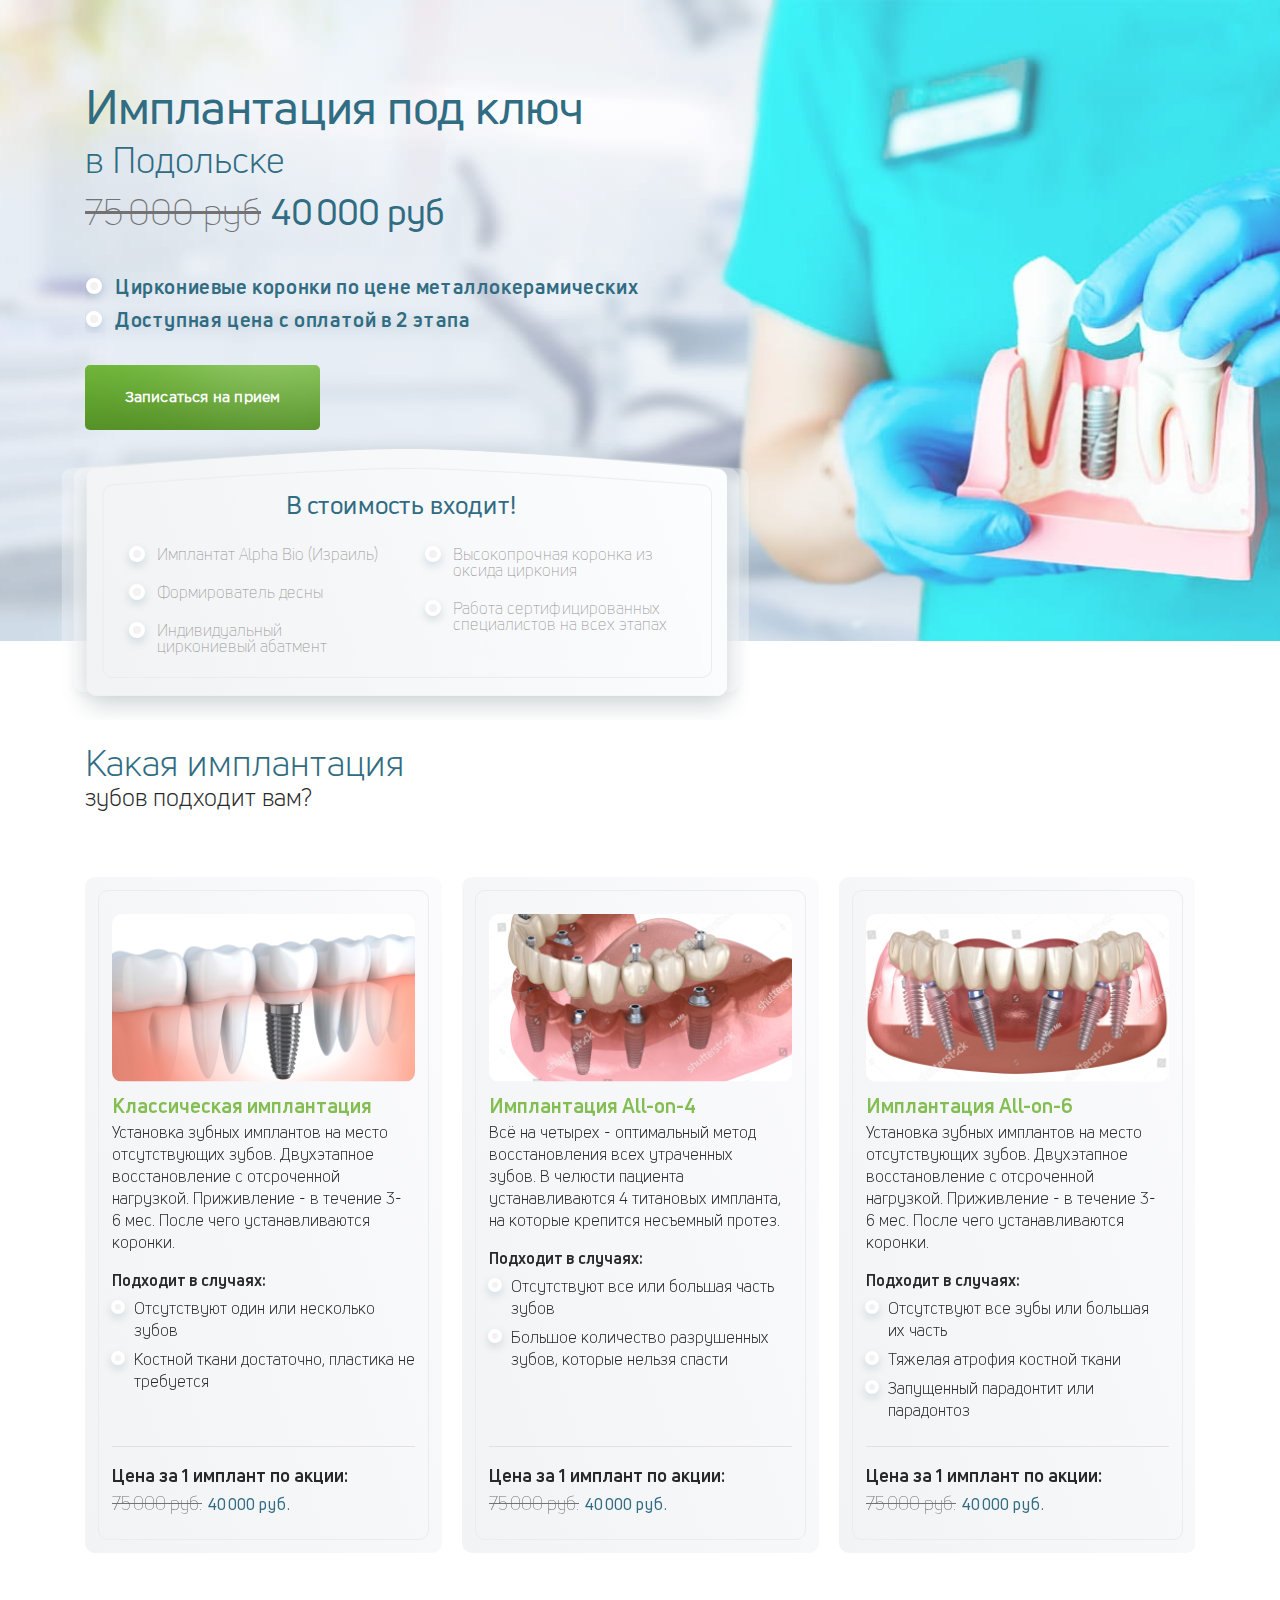
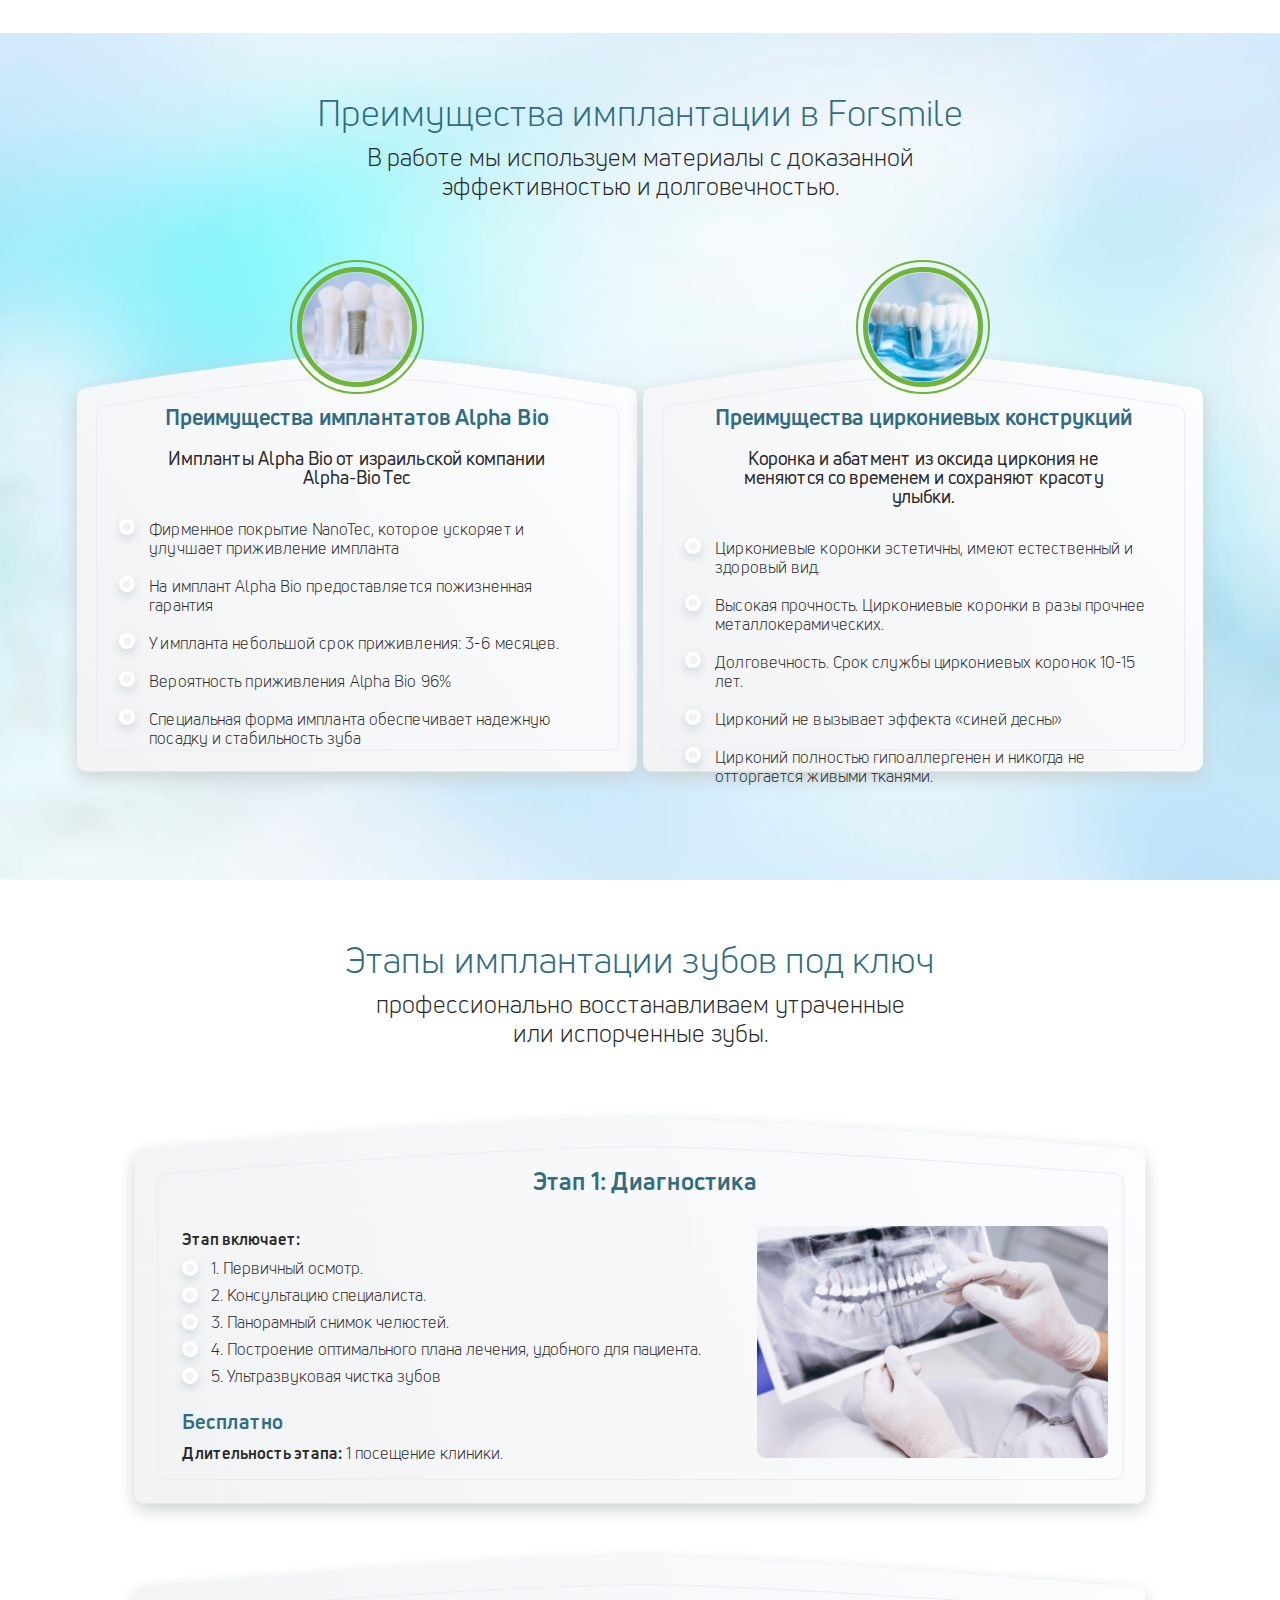
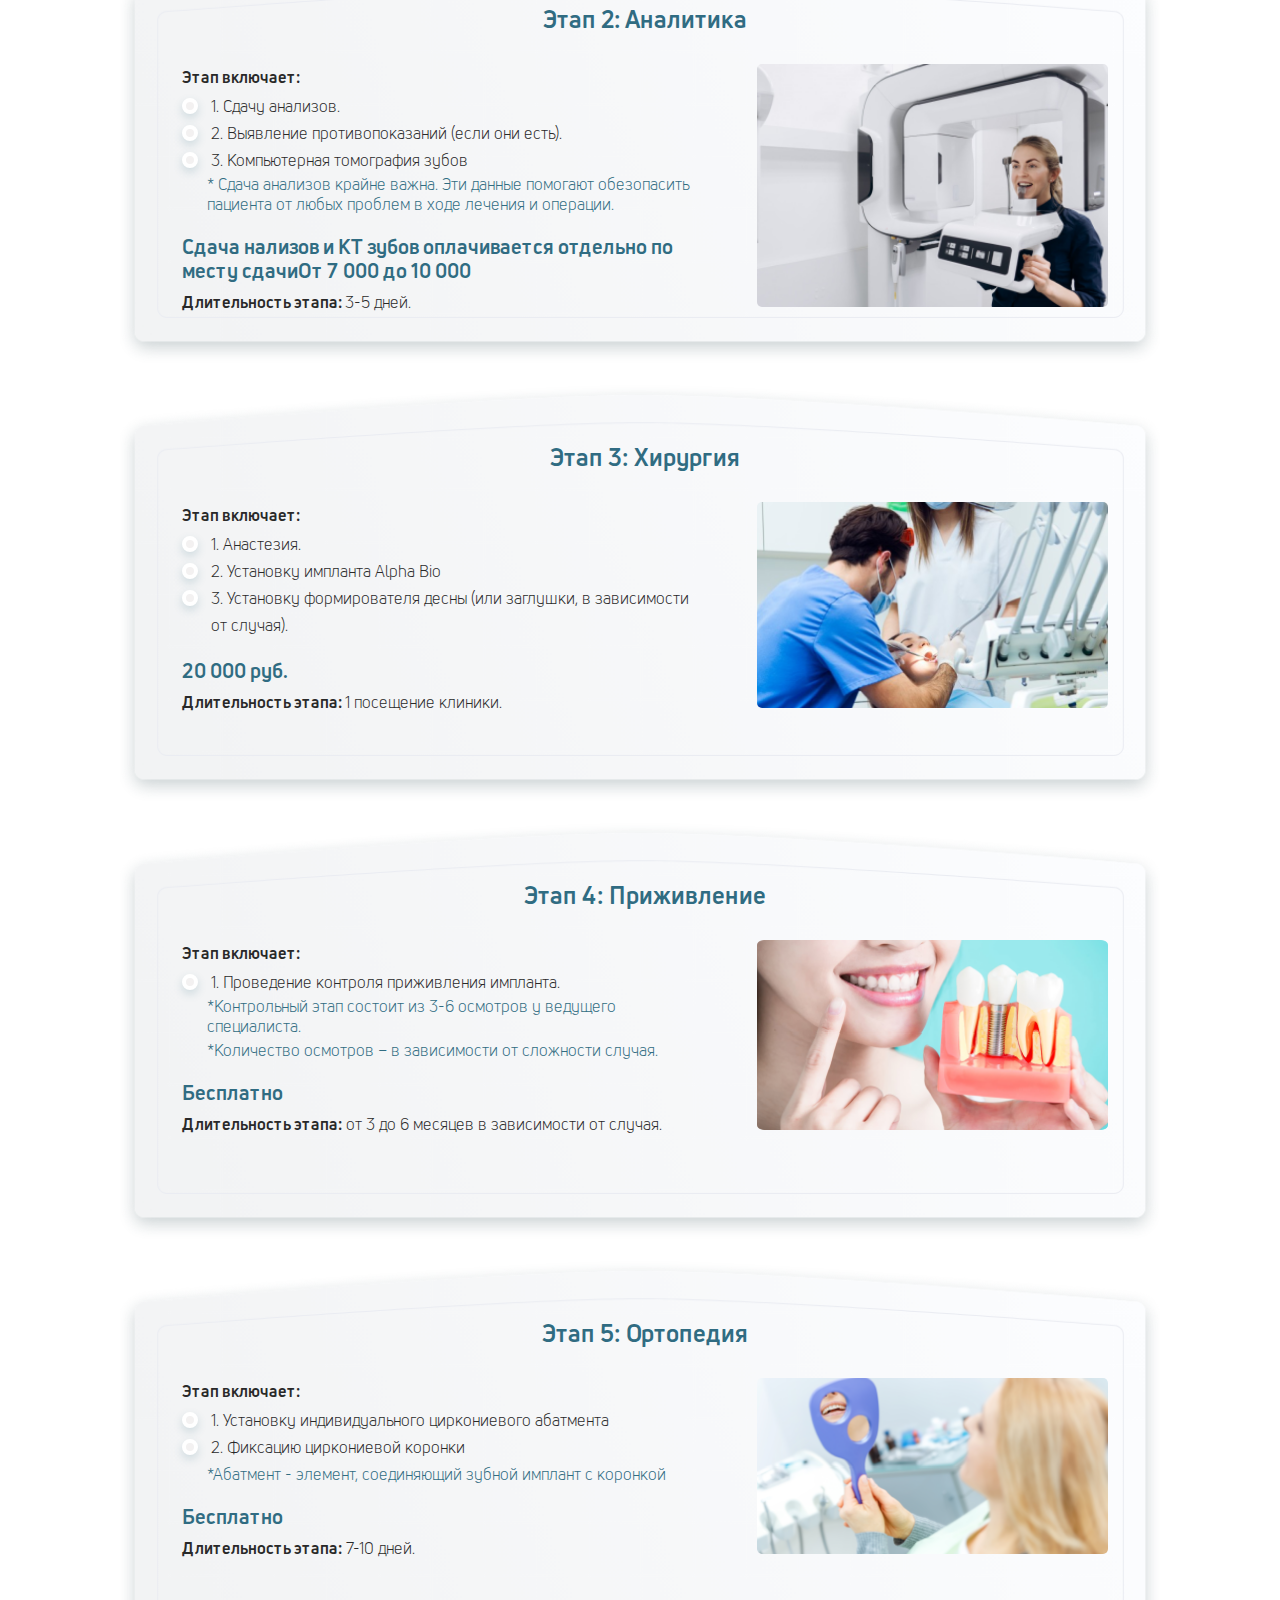
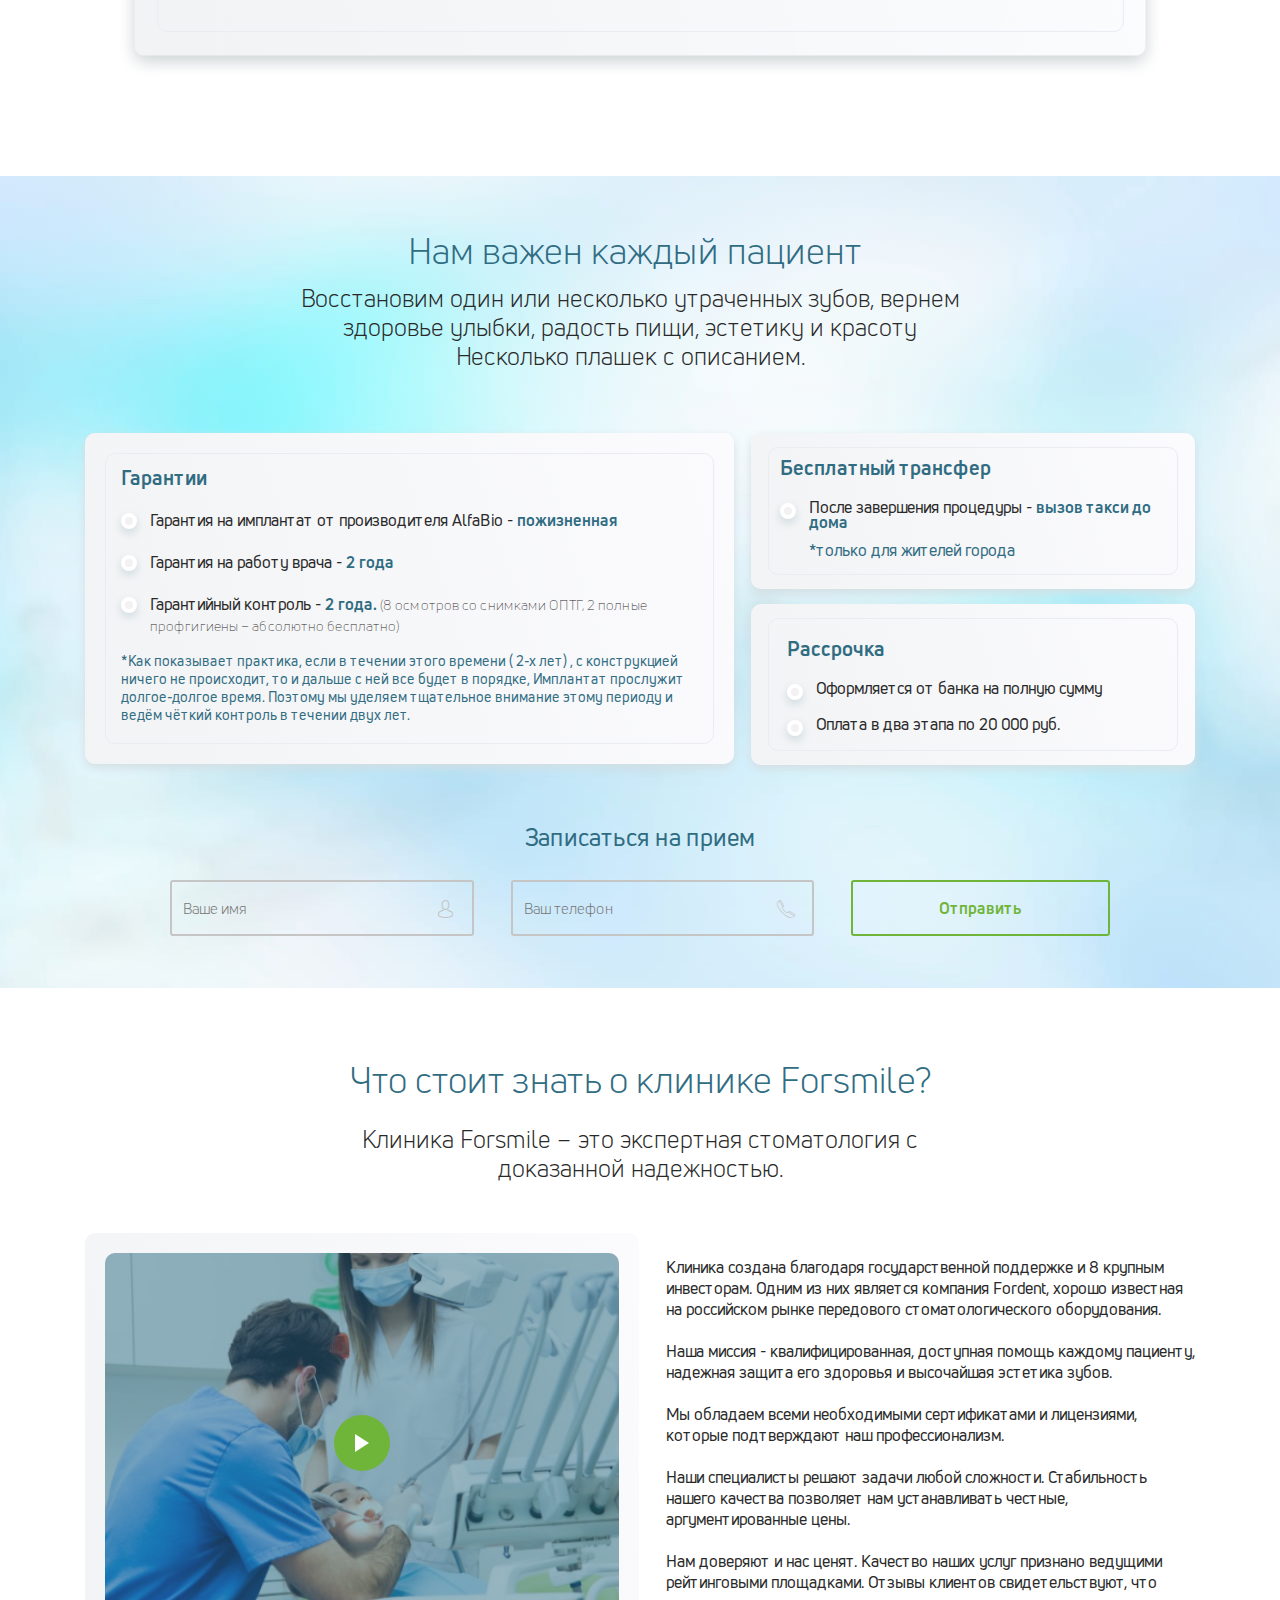
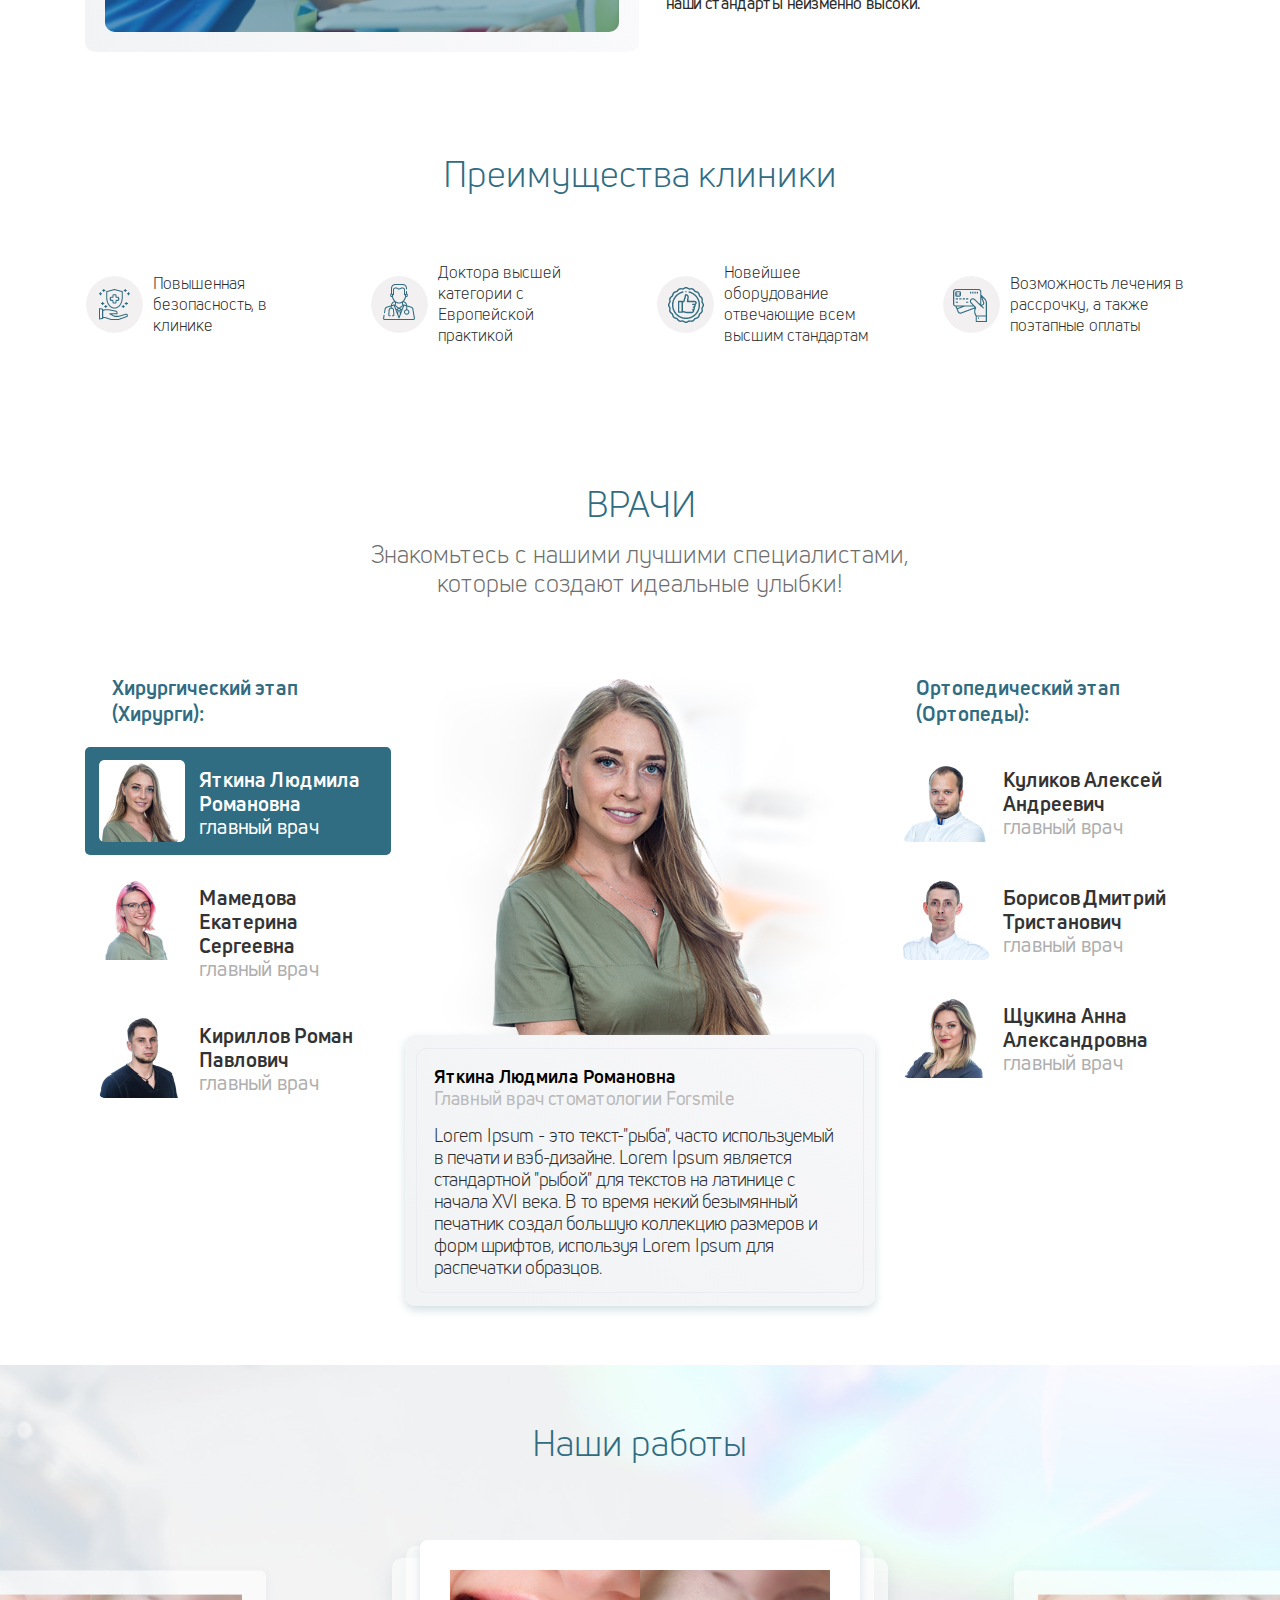
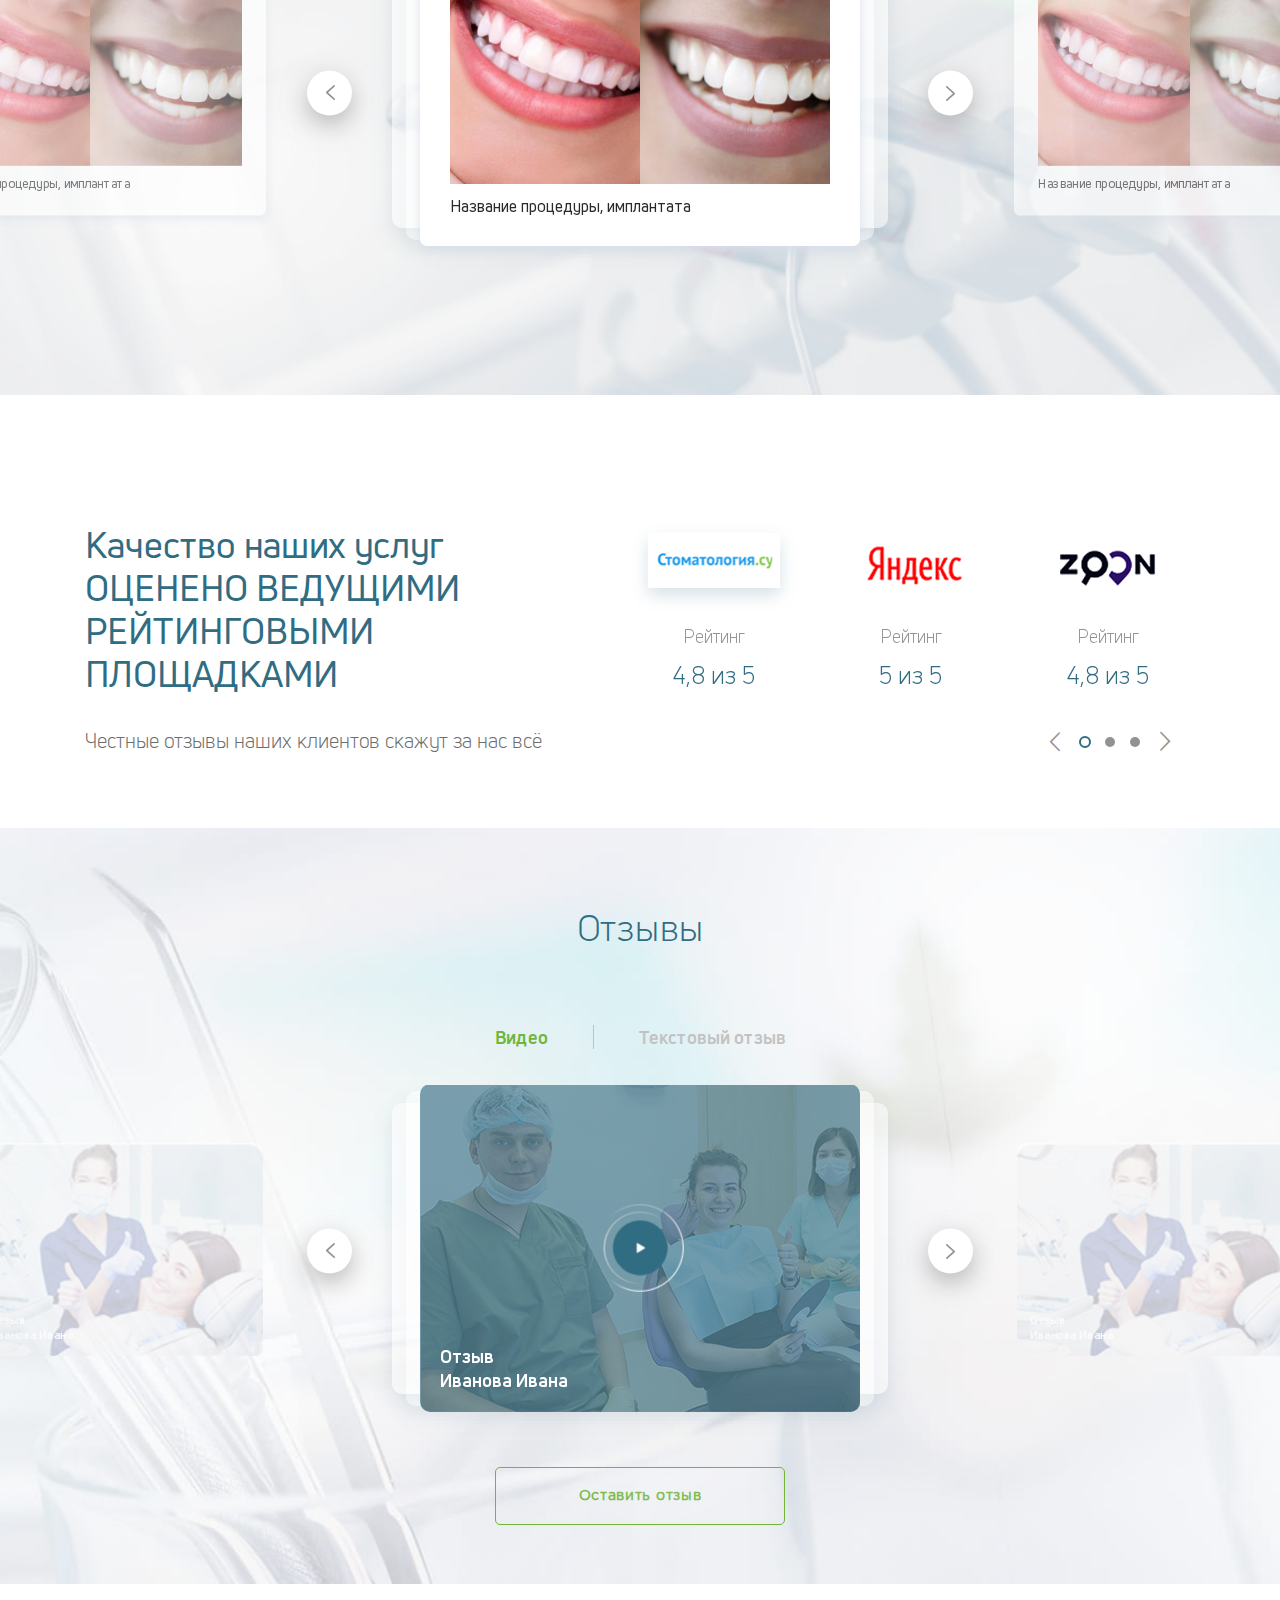
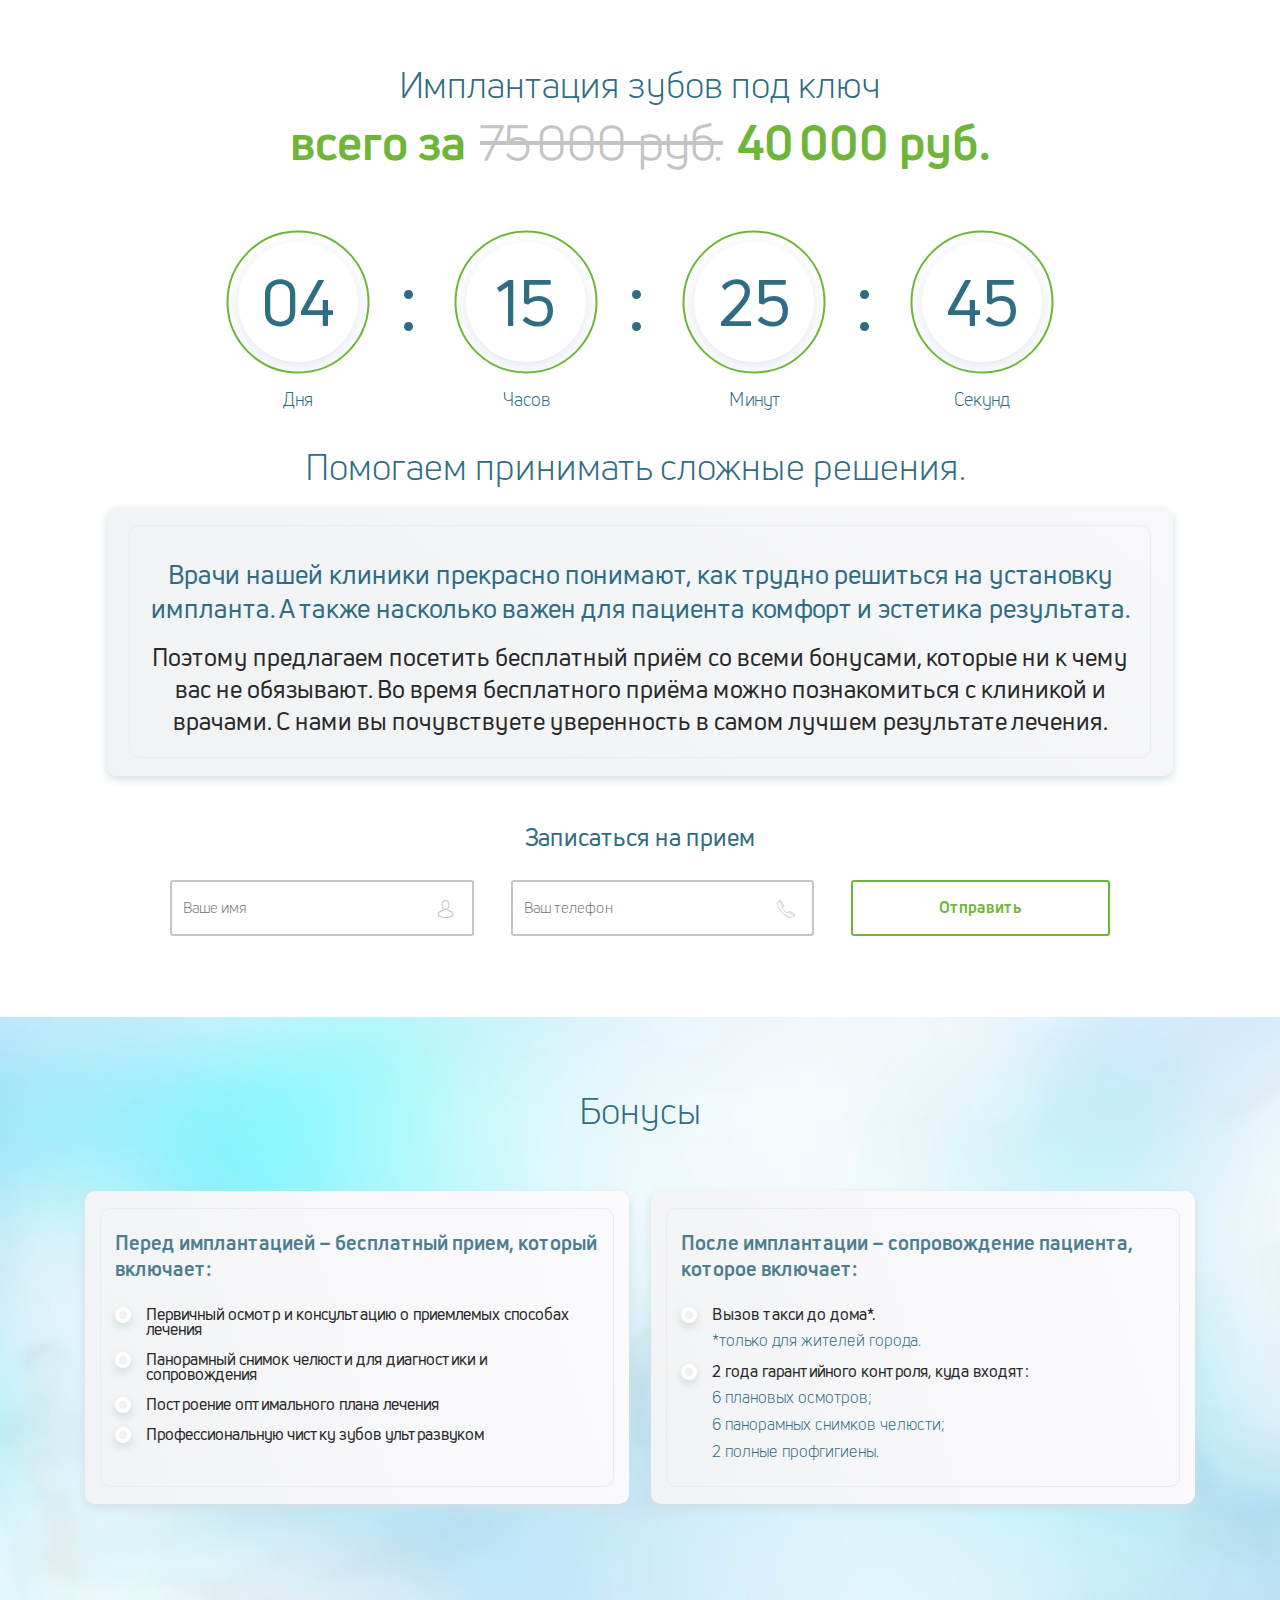
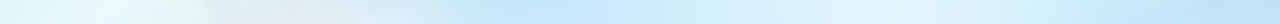
<file: markup/index.html>
<!DOCTYPE html>
<html lang="ru">

<head>
  <meta charset="UTF-8">
  <title>Форсмайл Лендинг</title>
  <meta name="viewport" content="width=device-width, initial-scale=1.0, maximum-scale=1.0">
  <meta name="cmsmagazine" content="5a7189a28fb3dc68238dbdb44c9ea99c">
  <link rel="icon" type="image/png" sizes="16x16" href="img/logo.png">
  <link rel="stylesheet" href="css/style.min.css" data-inprogress="">
  <link rel="stylesheet" href="css/forsmile-lend.min.css" data-inprogress="">
</head>

<body>
  
  <div class="modall-video">
    <div class="modall-body">
      <span class="close"></span>
      <div id="videoBody" class="videoBody"></div>
    </div>
  </div>
  
  <!-- Header -->

   <!-- Основной контент -->
  
   <section class="banner-lend" style="background: url('img/banner-lend.jpg') 40% 0; background-size: cover;">
     <div class="container">
       <div class="title">
         <h2>Имплантация под ключ</h2>
         <p>в Подольске</p>
       </div>
       <div class="sum"><span>75 000 руб </span>40 000 руб</div>
       <ul class="advantages">
         <li>Циркониевые коронки по цене металлокерамических</li>
         <li>Доступная цена с оплатой в 2 этапа</li>
       </ul>
       <a class="button" href="javascript:void(0)"><span>Записаться на прием</span></a>
       <div class="banner-list">
         <h3>В стоимость входит!</h3>
         <ul>
           <li>Имплантат Alpha Bio (Израиль)</li>
           <li>Формирователь десны</li>
           <li>Индивидуальный циркониевый абатмент</li>
           <li>Высокопрочная коронка из оксида циркония</li>
           <li>Работа сертифицированных специалистов на всех этапах</li>
         </ul>
       </div>
     </div>
   </section>

   <section class="implantation">
     <div class="container">
       <div class="title">
         <h2>Какая имплантация</h2>
         <p>зубов подходит вам?</p>
       </div>
       <div class="implantation-slider">
         <div>
           <div class="implantation-item">
             <div class="img" style="background: url('img/implantation-img1.png') no-repeat 50% 50%; background-size: cover;"></div>
             <div class="text">
              <h4>Классическая имплантация</h4>
              <p>Установка зубных имплантов на место отсутствующих зубов. Двухэтапное восстановление с отсроченной нагрузкой. Приживление - в течение 3-6 мес. После чего устанавливаются коронки.</p>
              <h5>Подходит в случаях:</h5>
              <ul>
                <li>Отсутствуют один или несколько зубов</li>
                <li>Костной ткани достаточно, пластика не требуется</li>
              </ul>
             </div>
             <div class="price">
              <strong>Цена за 1 имплант по акции: </strong>
              <div class="sum"><span>75 000 руб. </span> 40 000 руб.</div>
             </div>
           </div>
         </div>
         <div>
           <div class="implantation-item">
             <div class="img" style="background: url('img/implantation-img2.png') no-repeat 50% 50%; background-size: cover;"></div>
             <div class="text">
              <h4>Имплантация All-on-4 </h4>
              <p>Всё на четырех - оптимальный метод восстановления всех утраченных зубов. В челюсти пациента устанавливаются 4 титановых импланта, на которые крепится несъемный протез.</p>
              <h5>Подходит в случаях:</h5>
              <ul>
                <li>Отсутствуют все или большая часть зубов</li>
                <li>Большое количество разрушенных зубов, которые нельзя спасти</li>
              </ul>
            </div>
             <div class="price">
              <strong>Цена за 1 имплант по акции:</strong>
              <div class="sum"><span>75 000 руб.</span> 40 000 руб.</div>
             </div>
           </div>
         </div>
         <div>
           <div class="implantation-item">
             <div class="img" style="background: url('img/implantation-img3.png') no-repeat 50% 50%; background-size: cover;"></div>
             <div class="text">
              <h4>Имплантация All-on-6</h4>
              <p>Установка зубных имплантов на место отсутствующих зубов. Двухэтапное восстановление с отсроченной нагрузкой. Приживление - в течение 3-6 мес. После чего устанавливаются коронки.</p>
              <h5>Подходит в случаях:</h5>
              <ul>
                <li>Отсутствуют все зубы или большая их часть</li>
                <li>Тяжелая атрофия костной ткани</li>
                <li>Запущенный парадонтит или парадонтоз</li>
              </ul>
            </div>
             <div class="price">
              <strong>Цена за 1 имплант по акции:</strong>
              <div class="sum"><span>75 000 руб.</span> 40 000 руб.</div>
             </div>
           </div>
         </div>
       </div>
     </div>
   </section>

   <section class="benefits">
     <div class="container">
       <div class="title">
         <h2>Преимущества имплантации в Forsmile</h2>
         <p>В работе мы используем материалы с доказанной эффективностью и долговечностью.</p>
       </div>
       <div class="benefits-slider">
         <div>
           <div class="benefits-item">
             <div class="img">
               <img src="img/benefits-item-img1.png" alt="">
             </div>
             <div class="text">
              <h4>Преимущества имплантатов Alpha Bio</h4>
              <p>Импланты Alpha Bio от израильской компании Alpha-Bio Tec</p>
              <ul>
                <li>Фирменное покрытие NanoTec, которое ускоряет и улучшает приживление импланта</li>
                <li>На имплант Alpha Bio предоставляется пожизненная гарантия</li>
                <li>У импланта небольшой срок приживления: 3-6 месяцев.</li>
                <li>Вероятность приживления Alpha Bio 96%</li>
                <li>Специальная форма импланта обеспечивает надежную посадку и стабильность зуба</li>
              </ul>
             </div>
           </div>
         </div>
         <div>
          <div class="benefits-item">
            <div class="img">
              <img src="img/benefits-item-img2.png" alt="">
            </div>
            <div class="text">
             <h4>Преимущества циркониевых конструкций</h4>
             <p>Коронка и абатмент из оксида циркония не меняются со временем и сохраняют красоту улыбки. </p>
             <ul>
               <li>Циркониевые коронки эстетичны, имеют естественный и здоровый вид. </li>
               <li>Высокая прочность. Циркониевые коронки в разы прочнее металлокерамических.</li>
               <li>Долговечность. Срок службы циркониевых коронок 10-15 лет. </li>
               <li>Цирконий не вызывает эффекта «синей десны»</li>
               <li>Цирконий полностью гипоаллергенен и никогда не отторгается живыми тканями.</li>
             </ul>
            </div>
          </div>
        </div>
       </div>
     </div>
   </section>

   <section class="stages">
     <div class="container">
       <div class="title">
         <h2>Этапы имплантации зубов под ключ</h2>
         <p>профессионально восстанавливаем утраченные или испорченные зубы. </p>
       </div>
       <div class="stages-slider">
        <div class="stages-item">
          <h4>Этап 1: Диагностика</h4>
          <div class="text">
            <div class="img" style="background: url('img/stages-item-img1.png') no-repeat 50% 50%; background-size: cover;"></div>
            <strong>Этап включает:</strong>
            <ul>
              <li>1. Первичный осмотр.</li>
              <li>2. Консультацию специалиста. </li>
              <li>3. Панорамный снимок челюстей. </li>
              <li>4. Построение оптимального плана лечения, удобного для пациента.</li>
              <li>5. Ультразвуковая чистка зубов</li>
            </ul>
            <h5>Бесплатно </h5>
            <p><span>Длительность этапа:</span> 1 посещение клиники. </p>
          </div>
        </div>
        <div class="stages-item">
          <h4>Этап 2: Аналитика</h4>
          <div class="text">
            <div class="img" style="background: url('img/stages-item-img2.png') no-repeat 50% 50%; background-size: cover;"></div>
            <strong>Этап включает:</strong>
            <ul>
              <li>1. Сдачу анализов.</li>
              <li>2. Выявление противопоказаний (если они есть).</li>
              <li>3. Компьютерная томография зубов</li>
            </ul>
            <i>* Сдача анализов крайне важна.  Эти данные помогают обезопасить пациента от любых проблем в ходе лечения и операции.</i>
            <h5>Сдача нализов и КТ зубов оплачивается отдельно по месту сдачиОт 7 000 до 10 000 </h5>
            <p><span>Длительность этапа: </span> 3-5 дней. </p>
          </div>
        </div>
        <div class="stages-item">
          <h4>Этап 3: Хирургия </h4>
          <div class="text">
            <div class="img" style="background: url('img/stages-item-img3.png') no-repeat 50% 50%; background-size: cover;"></div>
            <strong>Этап включает:</strong>
            <ul>
              <li>1. Анастезия.</li>
              <li>2. Установку импланта Alpha Bio</li>
              <li>3. Установку формирователя десны (или заглушки, в зависимости от случая).</li>
            </ul>
            <h5>20 000 руб.</h5>
            <p><span>Длительность этапа: </span> 1 посещение клиники.</p>
          </div>
        </div>
        <div class="stages-item">
          <h4>Этап 4: Приживление </h4>
          <div class="text">
            <div class="img" style="background: url('img/stages-item-img4.png') no-repeat 50% 50%; background-size: cover;"></div>
            <strong>Этап включает:</strong>
            <ul>
              <li>1.	Проведение контроля приживления импланта. </li>
            </ul>
            <i>*Контрольный этап состоит из 3-6 осмотров у ведущего специалиста.</i>
            <i>*Количество осмотров – в зависимости от сложности случая.</i>
            <h5>Бесплатно </h5>
            <p><span>Длительность этапа:</span> от 3 до 6 месяцев в зависимости от случая. </p>
          </div>
        </div>
        <div class="stages-item">
          <h4>Этап 5: Ортопедия </h4>
          <div class="text">
            <div class="img" style="background: url('img/stages-item-img5.png') no-repeat 50% 50%; background-size: cover;"></div>
            <strong>Этап включает:</strong>
            <ul>
              <li>1. Установку индивидуального циркониевого абатмента</li>
              <li>2. Фиксацию циркониевой коронки</li>
            </ul>
            <i>*Абатмент - элемент, соединяющий зубной имплант с коронкой</i>
            <h5>Бесплатно </h5>
            <p><span>Длительность этапа:</span> 7-10 дней.</p>
          </div>
        </div>
       </div>
     </div>
   </section>

   <section class="every-patient">
     <div class="container">
       <div class="title">
         <h2>Нам важен каждый пациент</h2>
         <p>Восстановим один или несколько утраченных зубов, вернем здоровье улыбки, радость пищи, эстетику и красоту </p>
         <p>Несколько плашек с описанием.</p>
       </div>
       <div class="every-patient-content">
         <div class="every-patient-item">
           <div class="patient-item">
            <div class="text">
              <h4>Гарантии</h4>
              <ul>
                <li>Гарантия на имплантат от производителя AlfaBio - <strong>пожизненная</strong></li>
                <li>Гарантия на работу врача - <strong>2 года</strong></li>
                <li>Гарантийный контроль - <strong>2 года. </strong> <span> (8 осмотров со снимками ОПТГ, 2 полные профгигиены – абсолютно бесплатно)</span></li>
              </ul>
              <i>*Как показывает практика, если в течении этого времени ( 2-х лет) , с конструкцией ничего не происходит, то и дальше с ней все будет в порядке, Имплантат прослужит долгое-долгое время. Поэтому мы уделяем тщательное внимание этому периоду и ведём чёткий контроль в течении двух лет.</i>
            </div>
           </div>
         </div>
         <div class="every-patient-item">
          <div class="patient-item">
            <div class="text">
              <h4>Бесплатный трансфер</h4>
              <ul>
                <li>После завершения процедуры - <strong>вызов такси до дома</strong></li>
              </ul>
              <i>*только для жителей города</i>
            </div>
           </div>
           <div class="patient-item">
            <div class="text">
              <h4>Рассрочка</h4>
              <ul>
                <li>Оформляется от банка на полную сумму</li>
                <li>Оплата в два этапа по 20 000 руб.</li>
              </ul>
            </div>
           </div>
         </div>
       </div>
       <div class="every-patient-form">
         <h3>Записаться на прием</h3>
         <form>
           <div><input type="text" placeholder="Ваше имя"><i class="icon-name"></i></div>
           <div><input type="text" placeholder="Ваш телефон"><i class="icon-tel"></i></div>
           <div><button>Отправить</button></div>
         </form>
       </div>
     </div>
   </section>

   <section class="worth-knowing">
    <div class="container">
      <div class="title">
        <h2>Что стоит знать о клинике Forsmile?</h2>
        <p>Клиника Forsmile – это экспертная стоматология с доказанной надежностью. </p>
      </div>
      <div class="worth-knowing-content">
        <div class="video">
          <a href="javascript:void(0)" class="video-img open-video" style="background: url(img/worth-knowing-video.png) no-repeat 50% 50% ; background-size: cover;">
            <div class="card-play"></div>
            <div class="videoContent" data-video="https://www.youtube.com/embed/m3REzxTSa_s"></div>
          </a>
        </div>
        <p>Клиника создана благодаря государственной поддержке и 8 крупным инвесторам. Одним из них является компания Fordent, 
          хорошо известная на российском рынке передового стоматологического оборудования. </p>
        <p>Наша миссия - квалифицированная, доступная помощь каждому пациенту, надежная защита его здоровья и высочайшая 
          эстетика зубов.</p>
        <p>Мы обладаем всеми необходимыми сертификатами и лицензиями, которые подтверждают наш профессионализм. </p>
        <p>Наши специалисты решают задачи любой сложности. Стабильность нашего качества позволяет нам устанавливать честные, 
          аргументированные цены.</p>
        <p>Нам доверяют и нас ценят. Качество наших услуг признано ведущими рейтинговыми площадками. Отзывы клиентов 
          свидетельствуют, что наши стандарты неизменно высоки.</p>
      </div>
    </div>
   </section>

   <section class="advantages">
    <div class="container">
      <div class="title">
        <h2>Преимущества клиники</h2>
      </div>
      <div class="advantages-slider">
        <div class="advantages-item">
          <img src="img/advantages-icon1.png" alt="">
          <p>Повышенная безопасность, в клинике </p>
        </div>
        <div class="advantages-item">
          <img src="img/advantages-icon2.png" alt="">
          <p>Доктора высшей категории с Европейской практикой </p>
        </div>
        <div class="advantages-item">
          <img src="img/advantages-icon3.png" alt="">
          <p>Новейшее оборудование отвечающие всем высшим стандартам </p>
        </div>
        <div class="advantages-item">
          <img src="img/advantages-icon4.png" alt="">
          <p>Возможность лечения в рассрочку, а также поэтапные оплаты </p>
        </div>
      </div>
    </div>
   </section>

   <section class="doctors">
     <div class="container">
       <div class="title">
         <h2>Врачи</h2>
         <p>Знакомьтесь с нашими лучшими специалистами, которые создают идеальные улыбки!</p>
       </div>
       <div class="doctors-content">
        <div class="doctors-slider">
          <div class="doctors-item">
            <h4>Хирургический этап <span>(Хирурги):</span></h4>
            <div data-doctors="doctors-dossier1" class="item active">
              <img src="img/doctors-slider-img1.png" alt="">
              <div class="text">
                <p>Яткина Людмила Романовна</p>
                <span>главный врач</span>
              </div>
            </div>
            <div data-doctors="doctors-dossier2" class="item">
              <img src="img/doctors-slider-img2.png" alt="">
              <div class="text">
                <p>Мамедова Екатерина Сергеевна</p>
                <span>главный врач</span>
              </div>
            </div>
            <div data-doctors="doctors-dossier3" class="item">
              <img src="img/doctors-slider-img3.png" alt="">
              <div class="text">
                <p>Кириллов Роман Павлович </p>
                <span>главный врач</span>
              </div>
            </div>
          </div>
          <div class="doctors-item">
            <h4>Ортопедический этап <span>(Ортопеды):</span></h4>
            <div data-doctors="doctors-dossier4" class="item">
              <img src="img/doctors-slider-img4.png" alt="">
              <div class="text">
                <p>Куликов Алексей Андреевич</p>
                <span>главный врач</span>
              </div>
            </div>
            <div data-doctors="doctors-dossier5" class="item">
              <img src="img/doctors-slider-img5.png" alt="">
              <div class="text">
                <p>Борисов Дмитрий Тристанович</p>
                <span>главный врач</span>
              </div>
            </div>
            <div data-doctors="doctors-dossier6" class="item">
              <img src="img/doctors-slider-img6.png" alt="">
              <div class="text">
                <p>Щукина Анна Александровна</p>
                <span>главный врач</span>
              </div>
            </div>
          </div>
        </div>
        <div class="doctors-dossier1 doctors-dossier active">
          <img src="img/doctors-dossier-img.png" alt="">
          <div class="dossier-content">
            <div class="text">
              <h3>Яткина Людмила Романовна<span> Главный врач стоматологии Forsmile</span></h3>
              <p>Lorem Ipsum - это текст-"рыба", часто используемый в печати и вэб-дизайне. Lorem Ipsum является стандартной 
                "рыбой" для текстов на латинице с начала XVI века. В то время некий безымянный печатник создал большую коллекцию
                 размеров и форм шрифтов, используя Lorem Ipsum для распечатки образцов. </p>
            </div>
          </div>
        </div>
        <div class="doctors-dossier2 doctors-dossier">
          <img src="img/doctors-dossier-img.png" alt="">
          <div class="dossier-content">
            <div class="text">
              <h3>Мамедова Екатерина Сергеевна<span> Главный врач стоматологии Forsmile</span></h3>
              <p>Lorem Ipsum - это текст-"рыба", часто используемый в печати и вэб-дизайне. Lorem Ipsum является стандартной 
                "рыбой" для текстов на латинице с начала XVI века. В то время некий безымянный печатник создал большую коллекцию
                 размеров и форм шрифтов, используя Lorem Ipsum для распечатки образцов. </p>
            </div>
          </div>
        </div>
        <div class="doctors-dossier3 doctors-dossier">
          <img src="img/doctors-dossier-img.png" alt="">
          <div class="dossier-content">
            <div class="text">
              <h3>Кириллов Роман Павлович<span> Главный врач стоматологии Forsmile</span></h3>
              <p>Lorem Ipsum - это текст-"рыба", часто используемый в печати и вэб-дизайне. Lorem Ipsum является стандартной 
                "рыбой" для текстов на латинице с начала XVI века. В то время некий безымянный печатник создал большую коллекцию
                 размеров и форм шрифтов, используя Lorem Ipsum для распечатки образцов. </p>
            </div>
          </div>
        </div>
        <div class="doctors-dossier4 doctors-dossier">
          <img src="img/doctors-dossier-img.png" alt="">
          <div class="dossier-content">
            <div class="text">
              <h3>Куликов Алексей Андреевич<span> Главный врач стоматологии Forsmile</span></h3>
              <p>Lorem Ipsum - это текст-"рыба", часто используемый в печати и вэб-дизайне. Lorem Ipsum является стандартной 
                "рыбой" для текстов на латинице с начала XVI века. В то время некий безымянный печатник создал большую коллекцию
                 размеров и форм шрифтов, используя Lorem Ipsum для распечатки образцов. </p>
            </div>
          </div>
        </div>
        <div class="doctors-dossier5 doctors-dossier">
          <img src="img/doctors-dossier-img.png" alt="">
          <div class="dossier-content">
            <div class="text">
              <h3>Борисов Дмитрий Тристанович<span> Главный врач стоматологии Forsmile</span></h3>
              <p>Lorem Ipsum - это текст-"рыба", часто используемый в печати и вэб-дизайне. Lorem Ipsum является стандартной 
                "рыбой" для текстов на латинице с начала XVI века. В то время некий безымянный печатник создал большую коллекцию
                 размеров и форм шрифтов, используя Lorem Ipsum для распечатки образцов. </p>
            </div>
          </div>
        </div>
        <div class="doctors-dossier6 doctors-dossier">
          <img src="img/doctors-dossier-img.png" alt="">
          <div class="dossier-content">
            <div class="text">
              <h3>Щукина Анна Александровна<span> Главный врач стоматологии Forsmile</span></h3>
              <p>Lorem Ipsum - это текст-"рыба", часто используемый в печати и вэб-дизайне. Lorem Ipsum является стандартной 
                "рыбой" для текстов на латинице с начала XVI века. В то время некий безымянный печатник создал большую коллекцию
                 размеров и форм шрифтов, используя Lorem Ipsum для распечатки образцов. </p>
            </div>
          </div>
        </div>
       </div>
     </div>
   </section>

   <section class="our-work">
    <div class="title">
      <h2>Наши работы</h2>
    </div>
      <div class="reviews-item reviews-item2">
        <div class="slide-our-work" id="video">
          <div class="slider-item">
            <div class="item-image">
              <div class="card">
                <div class="card-body">
                  <div class="img">
                    <div style="background: url('img/our-work1.png') 50% 50% no-repeat; background-size: cover;"></div>
                    <div style="background: url('img/our-work2.png') 50% 50% no-repeat; background-size: cover;"></div>
                  </div>
                  <p>Название процедуры, имплантата</p>
                </div>
              </div>
            </div>
          </div>
          <div class="slider-item">
            <div class="item-image">
              <div class="card">
                <div class="card-body">
                  <div class="img">
                    <div style="background: url('img/our-work1.png') 50% 50% no-repeat; background-size: cover;"></div>
                    <div style="background: url('img/our-work2.png') 50% 50% no-repeat; background-size: cover;"></div>
                  </div>
                  <p>Название процедуры, имплантата</p>
                </div>
              </div>
            </div>
          </div>
          <div class="slider-item">
            <div class="item-image">
              <div class="card">
                <div class="card-body">
                  <div class="img">
                    <div style="background: url('img/our-work1.png') 50% 50% no-repeat; background-size: cover;"></div>
                    <div style="background: url('img/our-work2.png') 50% 50% no-repeat; background-size: cover;"></div>
                  </div>
                  <p>Название процедуры, имплантата</p>
                </div>
              </div>
            </div>
          </div>
          <div class="slider-item">
            <div class="item-image">
              <div class="card">
                <div class="card-body">
                  <div class="img">
                    <div style="background: url('img/our-work1.png') 50% 50% no-repeat; background-size: cover;"></div>
                    <div style="background: url('img/our-work2.png') 50% 50% no-repeat; background-size: cover;"></div>
                  </div>
                  <p>Название процедуры, имплантата</p>
                </div>
              </div>
            </div>
          </div>
        </div>
    </div>
   </section>

   <section class="quality">
     <div class="container">
        <div class="quality-content">
          <div class="title">
            <h2>Качество наших услуг ОЦЕНЕНО ВЕДУЩИМИ РЕЙТИНГОВЫМИ ПЛОЩАДКАМИ</h2>
            <p>Честные отзывы наших клиентов скажут за нас всё</p>
          </div>
          <div class="quality-slider">
            <div class="quality-item">
              <div class="img">
                <img src="img/quality-item-img1.png" alt="">
              </div>
              <p>Рейтинг</p>
              <span>4,8 из 5</span>
            </div>
            <div class="quality-item">
              <div class="img">
                <img src="img/quality-item-img2.png" alt="">
              </div>
              <p>Рейтинг</p>
              <span>5 из 5</span>
            </div>
            <div class="quality-item">
              <div class="img">
                <img src="img/quality-item-img3.png" alt="">
              </div>
              <p>Рейтинг</p>
              <span>4,8 из 5</span>
            </div>
            <div class="quality-item">
              <div class="img">
                <img src="img/quality-item-img1.png" alt="">
              </div>
              <p>Рейтинг</p>
              <span>4,8 из 5</span>
            </div>
            <div class="quality-item">
              <div class="img">
                <img src="img/quality-item-img2.png" alt="">
              </div>
              <p>Рейтинг</p>
              <span>5 из 5</span>
            </div>
            <div class="quality-item">
              <div class="img">
                <img src="img/quality-item-img3.png" alt="">
              </div>
              <p>Рейтинг</p>
              <span>4,8 из 5</span>
            </div>
            <div class="quality-item">
              <div class="img">
                <img src="img/quality-item-img1.png" alt="">
              </div>
              <p>Рейтинг</p>
              <span>4,8 из 5</span>
            </div>
            <div class="quality-item">
              <div class="img">
                <img src="img/quality-item-img2.png" alt="">
              </div>
              <p>Рейтинг</p>
              <span>5 из 5</span>
            </div>
            <div class="quality-item">
              <div class="img">
                <img src="img/quality-item-img3.png" alt="">
              </div>
              <p>Рейтинг</p>
              <span>4,8 из 5</span>
            </div>
          </div>
        </div>
     </div>
   </section>

   <section class="reviews">
       <div class="title-reviews">
         <h2>Отзывы</h2>
       </div>
       <ul class="reviews-tabs">
        <li class="reviews-tab active" data-tab="reviews-item1">
          <a href="javascript:void(0)">Видео</a>
        </li>
        <li class="reviews-tab" data-tab="reviews-item2">
          <a href="javascript:void(0)">Текстовый отзыв</a>
        </li>
      </ul>
      <div class="reviews-item reviews-item1 show">
        <div class="slide-reviews" id="video">
          <div class="slider-item">
            <div class="item-image">
              <div class="card">
                <div class="card-body">
                  <a href="javascript:void(0)" class="video-img open-video" style="background-image:url(img/video-center.jpg)">
                    <div class="card-play"></div>
                    <div class="videoContent" data-video="https://www.youtube.com/embed/m3REzxTSa_s"></div>
                  </a>

                  <div class="description">
                    <span class="title">Отзыв</span>
                    <span class="name">Иванова Ивана</span>
                  </div>

                </div>
              </div>
            </div>
          </div>
          <div class="slider-item">
            <div class="item-image">
              <div class="card">
                <div class="card-body">
                  <a href="javascript:void(0)" class="video-img open-video" style="background-image:url(img/video-right.jpg)">
                    <div class="card-play"></div>
                    <div class="videoContent" data-video="https://www.youtube.com/embed/Qxs8_2Qp-ag"></div>
                  </a>

                  <div class="description">
                    <span class="title">Отзыв</span>
                    <span class="name">Иванова Ивана</span>
                  </div>

                </div>
              </div>
            </div>
          </div>
          <div class="slider-item">
            <div class="item-image">
              <div class="card">
                <div class="card-body">
                  <a href="javascript:void(0)" class="video-img open-video" style="background-image:url(img/video-left.jpg)">
                    <div class="card-play"></div>
                    <div class="videoContent" data-video="https://www.youtube.com/embed/m3REzxTSa_s"></div>
                  </a>

                  <div class="description">
                    <span class="title">Отзыв</span>
                    <span class="name">Иванова Ивана</span>
                  </div>

                </div>
              </div>
            </div>
          </div>
          <div class="slider-item">
            <div class="item-image">
              <div class="card">
                <div class="card-body">
                  <a href="javascript:void(0)" class="video-img open-video" style="background-image:url(img/video-right.jpg)">
                    <div class="card-play"></div>
                    <div class="videoContent" data-video="https://www.youtube.com/embed/Qxs8_2Qp-ag"></div>
                  </a>

                  <div class="description">
                    <span class="title">Отзыв</span>
                    <span class="name">Иванова Ивана</span>
                  </div>

                </div>
              </div>
            </div>
          </div>
        </div>
      </div>
      <div class="reviews-item reviews-item2">
        <div class="slide-reviews">
          <div class="slider-item">
            <div class="item-image">
              <div class="card">
                <div class="card-body">
                  <p>
                    Благодарим руководство и персонал клиники за отличное качество обслуживания.
                    Уже много лет обращаемся сюда и получаем высококвалифицированную
                    стоматологическую помощь.
                    А в искусстве протезирования никто из других клиник, не смог превзойти.
                    Спасибо!
                  </p>
                  <div class="description">
                    <span class="name">Иванов Иван</span>
                    <span class="date">25.05.2019г.</span>
                  </div>
                </div>
              </div>
            </div>
          </div>
          <div class="slider-item">
            <div class="item-image">
              <div class="card">
                <div class="card-body">
                  <p>
                    Благодарим руководство и персонал клиники за отличное качество обслуживания.
                    Уже много лет обращаемся сюда и получаем высококвалифицированную
                    стоматологическую помощь.
                    А в искусстве протезирования никто из других клиник, не смог превзойти.
                    Спасибо!
                  </p>

                  <div class="description">
                    <span class="name">Иванов Иван</span>
                    <span class="date">25.05.2019г.</span>
                  </div>
                </div>
              </div>
            </div>
          </div>
          <div class="slider-item">
            <div class="item-image">
              <div class="card">
                <div class="card-body">
                  <p>
                    Благодарим руководство и персонал клиники за отличное качество обслуживания.
                    Уже много лет обращаемся сюда и получаем высококвалифицированную
                    стоматологическую помощь.
                    А в искусстве протезирования никто из других клиник, не смог превзойти.
                    Спасибо!
                  </p>

                  <div class="description">
                    <span class="name">Иванов Иван</span>
                    <span class="date">25.05.2019г.</span>
                  </div>
                </div>
              </div>
            </div>
          </div>
        </div>
      </div>
      <a href="javascript:void(0)" class="button button-light add-review">Оставить отзыв</a>
   </section>

   <section class="discount">
    <div class="container">
      <div class="timer-content">
        <div class="title">
          <h2>Имплантация зубов под ключ</h2>
          <strong>всего за <span> 75 000 руб. </span> 40 000 руб.</strong>
        </div>
        <div class="timer">
          <ul>
            <li>
              <span><i>04</i></span>
              <p>Дня</p>
            </li>
            <li>
              <span><i>15</i></span>
              <p>Часов</p>
            </li>
            <li>
              <span><i>25</i></span>
              <p>Минут</p>
            </li>
            <li>
              <span><i>45</i></span>
              <p>Секунд</p>
            </li>
          </ul>
        </div>
      </div>
      <div class="discount-content">
        <div class="title">
          <h2>Помогаем принимать сложные решения.</h2>
        </div>
        <div class="discount-text">
          <div class="text">
            <h4>Врачи нашей клиники прекрасно понимают, как трудно решиться на установку импланта. А также насколько важен для 
              пациента комфорт и эстетика результата.</h4>
            <p>Поэтому предлагаем посетить бесплатный приём со всеми бонусами, которые ни к чему вас не обязывают. Во время 
              бесплатного приёма можно познакомиться с клиникой и врачами. С нами вы почувствуете уверенность в самом лучшем 
              результате лечения.</p>
          </div>
        </div>
      </div>
      <div class="every-patient-form">
        <h3>Записаться на прием</h3>
        <form>
          <div><input type="text" placeholder="Ваше имя"><i class="icon-name"></i></div>
          <div><input type="text" placeholder="Ваш телефон"><i class="icon-tel"></i></div>
          <div><button>Отправить</button></div>
        </form>
      </div>
    </div>
  </section>

  <section class="bonuses">
    <div class="container">
      <div class="title">
        <h2>Бонусы</h2>
      </div>
      <div class="bonuses-slider">
        <div class="bonuses-item">
          <div class="text">
            <h4>Перед имплантацией – бесплатный прием, который включает:</h4>
            <ul>
              <li>Первичный осмотр и консультацию о приемлемых способах лечения</li>
              <li>Панорамный снимок челюсти для диагностики и сопровождения</li>
              <li>Построение оптимального плана лечения</li>
              <li>Профессиональную чистку зубов ультразвуком</li>
            </ul>
          </div>
        </div>
        <div class="bonuses-item">
          <div class="text">
            <h4>После имплантации – сопровождение пациента, которое включает:</h4>
            <ul>
              <li>Вызов такси до дома*. 
                <span>*только для жителей города.</span></li>
              <li>2 года гарантийного контроля, куда входят: 
                <span>6 плановых осмотров;</span>
                <span>6 панорамных снимков челюсти; </span>
                <span>2 полные профгигиены.</span>
              </li>
            </ul>
          </div>
        </div>
      </div>
    </div>
  </section>

  <!-- Footer -->

  <!-- Скрипты -->
  <script src="js/jquery-3.4.1.min.js"></script>
  <script src="js/jquery.matchHeight.min.js"></script>
  <script src="js/slick.min.js"></script>
  <script src="js/forsmile-lend.min.js"></script>
  <script src="js/script.min.js"></script>

</body>

</html>
</file>
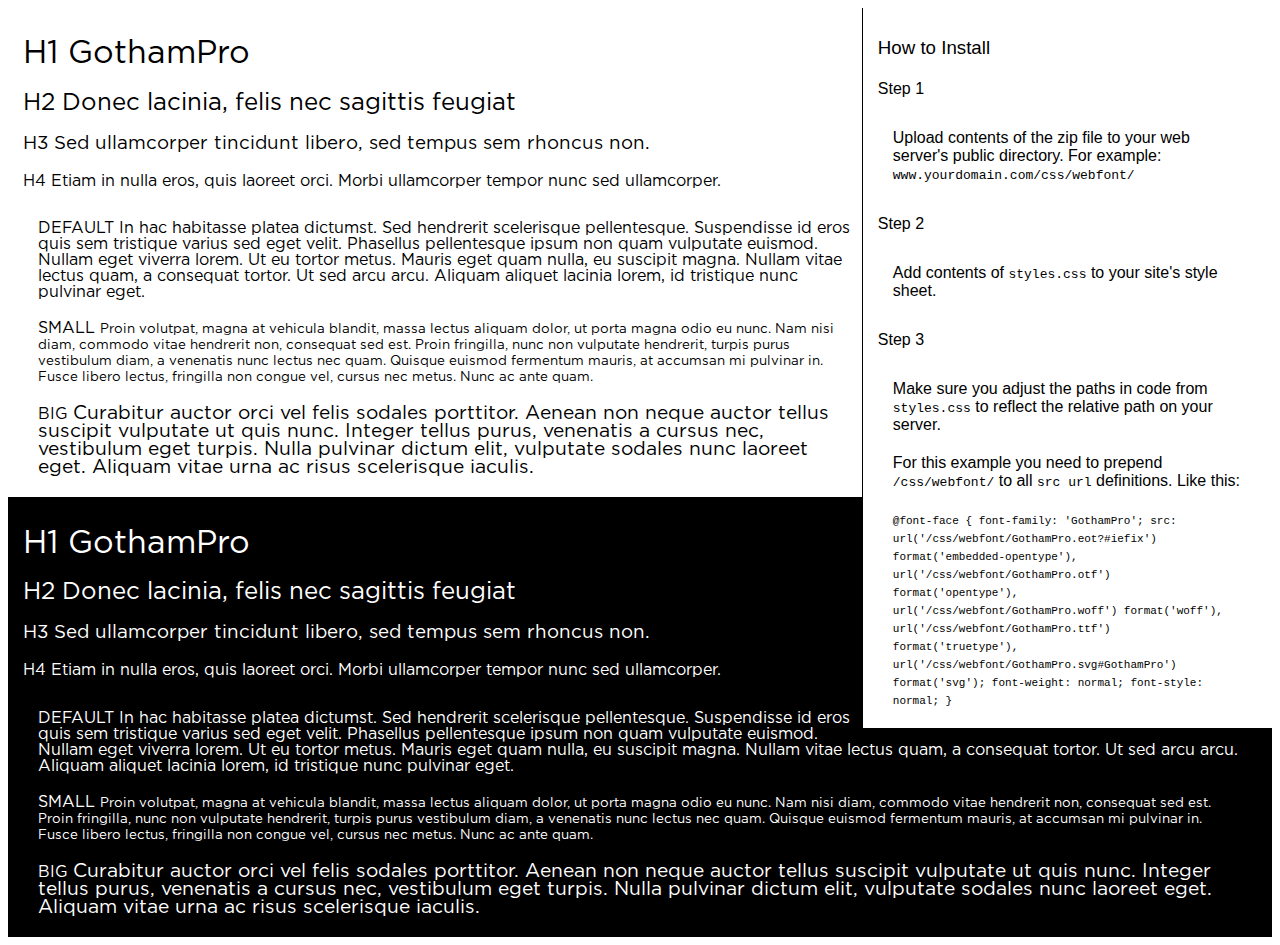
<file: markup/fonts/preview.html>
<!DOCTYPE html>
<html>
<head>
<title>
GothamPro
 - Web font preview
</title>
<style type='text/css'>

@font-face {
  font-family: 'GothamPro';
  src: url('GothamPro.eot?#iefix') format('embedded-opentype'),  url('GothamPro.otf')  format('opentype'),
	     url('GothamPro.woff') format('woff'), url('GothamPro.ttf')  format('truetype'), url('GothamPro.svg#GothamPro') format('svg');
  font-weight: normal;
  font-style: normal;
}

body { font-family: 'GothamPro' !important; }
h1, h2, h3, h4 { font-weight: normal; }
.reg { color:black; background:white; }
.inverse { color:white; background:black; }
div { padding: 10px 15px; }
.right { background:white; width:30%; float: right; font-family: sans-serif; border: 1px solid black; border-width: 0 0 1px 1px;}
</style>
</head>
<body>
<div class='right'>
<h3>How to Install</h3>
<h4>Step 1</h4>
<div>
Upload contents of the zip file to your web server's public directory. For example:
<code>www.yourdomain.com/css/webfont/</code>
</div>
<h4>Step 2</h4>
<div>
Add contents of
<code>styles.css</code>
to your site's style sheet.
</div>
<h4>Step 3</h4>
<div>
Make sure you adjust the paths in code from
<code>styles.css</code>
to reflect the relative path on your server.
</div>
<div>
For this example you need to prepend
<code>/css/webfont/</code>
to all
<code>src url</code>
definitions. Like this:
</div>
<div>
<code style='font-size:11px;'>@font-face {
  font-family: 'GothamPro';
  src: url('/css/webfont/GothamPro.eot?#iefix') format('embedded-opentype'),  url('/css/webfont/GothamPro.otf')  format('opentype'),
	     url('/css/webfont/GothamPro.woff') format('woff'), url('/css/webfont/GothamPro.ttf')  format('truetype'), url('/css/webfont/GothamPro.svg#GothamPro') format('svg');
  font-weight: normal;
  font-style: normal;
}</code>
</div>
</div>
<div class='reg'>
<h1>
H1
GothamPro
</h1>
<h2>
H2
Donec lacinia, felis nec sagittis feugiat
</h2>
<h3>
H3
Sed ullamcorper tincidunt libero, sed tempus sem rhoncus non.
</h3>
<h4>
H4
Etiam in nulla eros, quis laoreet orci. Morbi ullamcorper tempor nunc sed ullamcorper.
</h4>
<div>
DEFAULT
In hac habitasse platea dictumst. Sed hendrerit scelerisque pellentesque. Suspendisse id eros quis sem tristique varius sed eget velit. Phasellus pellentesque ipsum non quam vulputate euismod. Nullam eget viverra lorem. Ut eu tortor metus. Mauris eget quam nulla, eu suscipit magna. Nullam vitae lectus quam, a consequat tortor. Ut sed arcu arcu. Aliquam aliquet lacinia lorem, id tristique nunc pulvinar eget.
</div>
<div>
SMALL
<small>
Proin volutpat, magna at vehicula blandit, massa lectus aliquam dolor, ut porta magna odio eu nunc. Nam nisi diam, commodo vitae hendrerit non, consequat sed est. Proin fringilla, nunc non vulputate hendrerit, turpis purus vestibulum diam, a venenatis nunc lectus nec quam. Quisque euismod fermentum mauris, at accumsan mi pulvinar in. Fusce libero lectus, fringilla non congue vel, cursus nec metus. Nunc ac ante quam.
</small>
</div>
<div>
BIG
<big>
Curabitur auctor orci vel felis sodales porttitor. Aenean non neque auctor tellus suscipit vulputate ut quis nunc. Integer tellus purus, venenatis a cursus nec, vestibulum eget turpis. Nulla pulvinar dictum elit, vulputate sodales nunc laoreet eget. Aliquam vitae urna ac risus scelerisque iaculis.
</big>
</div>

</div>
<div class='inverse'>
<h1>
H1
GothamPro
</h1>
<h2>
H2
Donec lacinia, felis nec sagittis feugiat
</h2>
<h3>
H3
Sed ullamcorper tincidunt libero, sed tempus sem rhoncus non.
</h3>
<h4>
H4
Etiam in nulla eros, quis laoreet orci. Morbi ullamcorper tempor nunc sed ullamcorper.
</h4>
<div>
DEFAULT
In hac habitasse platea dictumst. Sed hendrerit scelerisque pellentesque. Suspendisse id eros quis sem tristique varius sed eget velit. Phasellus pellentesque ipsum non quam vulputate euismod. Nullam eget viverra lorem. Ut eu tortor metus. Mauris eget quam nulla, eu suscipit magna. Nullam vitae lectus quam, a consequat tortor. Ut sed arcu arcu. Aliquam aliquet lacinia lorem, id tristique nunc pulvinar eget.
</div>
<div>
SMALL
<small>
Proin volutpat, magna at vehicula blandit, massa lectus aliquam dolor, ut porta magna odio eu nunc. Nam nisi diam, commodo vitae hendrerit non, consequat sed est. Proin fringilla, nunc non vulputate hendrerit, turpis purus vestibulum diam, a venenatis nunc lectus nec quam. Quisque euismod fermentum mauris, at accumsan mi pulvinar in. Fusce libero lectus, fringilla non congue vel, cursus nec metus. Nunc ac ante quam.
</small>
</div>
<div>
BIG
<big>
Curabitur auctor orci vel felis sodales porttitor. Aenean non neque auctor tellus suscipit vulputate ut quis nunc. Integer tellus purus, venenatis a cursus nec, vestibulum eget turpis. Nulla pulvinar dictum elit, vulputate sodales nunc laoreet eget. Aliquam vitae urna ac risus scelerisque iaculis.
</big>
</div>

</div>
</body>
</html>
</file>
<file: markup/css/style.min.css>
@import url(fonts.css);@import url(fontello.css);@import url(bootstrap.min.css);@import url(bootstrap-grid.min.css);@import url(bootstrap-reboot.min.css);.button,.button:hover{text-decoration:none;color:#fff}.button,.button span{font-size:14px;font-weight:700;position:relative;letter-spacing:.7px}.button{font:inherit;display:inline-block;min-width:359px;min-height:65px;margin:0;padding:21px 0;cursor:pointer;-webkit-user-select:none;-moz-user-select:none;-ms-user-select:none;user-select:none;transition:all .5s;text-align:center;border-radius:5px;outline:0;background-image:linear-gradient(to top,#559127 0%,#6fb639 100%);z-index:1}.button span{font-family:'GothamPro';z-index:2;color:#fff}.button::before{position:absolute;top:0;left:0;width:100%;height:100%;content:'';background-image:url(../img/button-before.png);background-repeat:no-repeat;background-size:cover}.button:hover{background-image:linear-gradient(to top,#407816 0%,#5da923 100%)}.button:not(:disabled){cursor:pointer}.action{position:relative}.action::after{position:absolute;z-index:0;top:-18px;left:-41px;width:426px;height:153px;content:'';background-image:url(../img/button-after.png);background-repeat:no-repeat}.section-action{width:360px}.section-action::after{display:none}.section-action:hover::after{display:block}.section-action:hover .button-light{border-radius:5px;background-image:linear-gradient(to top,#559127 0%,#6fb639 100%)}.section-action:hover .button-inverse span,.section-action:hover .button-light span{color:#fff}.button-inverse,.section-action .button-light{height:58px;border-radius:5px;background-color:inherit;background-image:none}.section-action .button-light{min-height:58px;color:#6fb639;min-width:360px;border:1px solid #6fb639}.button-inverse span,.section-action .button-light span{font-family:'GothamPro';font-size:14px;font-weight:700;position:relative;z-index:2;letter-spacing:.7px;color:#6fb639}.section-action .button-light::before{top:0;left:0;width:100%;height:100%;background-image:url(../img/button-before.png);background-size:cover}.card-action{position:relative}.button-inverse::before,.card-action::after,.section-action .button-light::before{position:absolute;content:'';background-repeat:no-repeat}.card-action::after{z-index:0;top:-10px;left:-21px;width:351px;height:121px;background-image:url(../img/button-inverse-after.png)}.button-inverse{display:flex;min-width:280px;padding:19px 0;border:1px solid #306c82;align-items:center;justify-content:center}.button-inverse span{font-family:'UniNeueBook';color:#306c82}.button-inverse::before{top:0;left:0;width:100%;height:100%;background-image:url(../img/button-before.png);background-size:cover}.button-inverse:hover,.section-action:hover .button-inverse{border-radius:5px;background-image:linear-gradient(to top,#306c82 0%,#4d92ac 100%)}.modall-body,.section-form{padding-top:73px}.modall-body .heading h2,.section-form .heading h2{font-family:'UniNeueBook';font-size:35px;text-align:left;word-wrap:break-word;overflow-wrap:break-word}.modall-body .heading span,.section-form .heading span{font-family:'UniNeueRegular';font-size:24px;font-weight:400;line-height:27px;display:block;margin-top:1.4em;margin-bottom:.5em;text-align:left}.modall-body .heading p,.section-form .heading p{font-size:20px;font-weight:400;line-height:28px;max-width:717px;margin:0 auto;text-align:left}.modall-body .heading .text-bold,.section-form .heading .text-bold{font-family:'UniNeueBold';font-size:18px;font-weight:400;margin-bottom:16px;color:#292929}.modall-body .form,.section-form .form{max-width:1070px;margin:0 auto}.modall-body .form input,.section-form .form input{max-width:308px;height:56px;border:1px solid #939393;border-radius:5px;background-color:inherit}.modall-body .form input::-webkit-input-placeholder,.modall-body .form textarea::-webkit-input-placeholder,.section-form .form input::-webkit-input-placeholder,.section-form .form textarea::-webkit-input-placeholder{font-family:'UniNeueBook';font-size:14px;font-weight:400;color:#b7b7b7}.modall-body .form input::-moz-placeholder,.modall-body .form textarea::-moz-placeholder,.section-form .form input::-moz-placeholder,.section-form .form textarea::-moz-placeholder{font-family:'UniNeueBook';font-size:14px;font-weight:400;color:#b7b7b7}.modall-body .form input:-ms-input-placeholder,.modall-body .form input::-ms-input-placeholder,.modall-body .form textarea:-ms-input-placeholder,.modall-body .form textarea::-ms-input-placeholder,.section-form .form input:-ms-input-placeholder,.section-form .form input::-ms-input-placeholder,.section-form .form textarea:-ms-input-placeholder,.section-form .form textarea::-ms-input-placeholder{font-family:'UniNeueBook';font-size:14px;font-weight:400;color:#b7b7b7}.modall-body .form input::placeholder,.modall-body .form textarea::placeholder,.section-form .form input::placeholder,.section-form .form textarea::placeholder{font-family:'UniNeueBook';font-size:14px;font-weight:400;color:#b7b7b7}.modall-body .form input:active,.modall-body .form input:focus,.modall-body .form textarea:active,.modall-body .form textarea:focus,.section-form .form input:active,.section-form .form input:focus,.section-form .form textarea:active,.section-form .form textarea:focus{color:#306c82;border:1px solid #306c82}.modall-body .form input:active::-webkit-input-placeholder,.modall-body .form input:focus::-webkit-input-placeholder,.modall-body .form textarea:active::-webkit-input-placeholder,.modall-body .form textarea:focus::-webkit-input-placeholder,.section-form .form input:active::-webkit-input-placeholder,.section-form .form input:focus::-webkit-input-placeholder,.section-form .form textarea:active::-webkit-input-placeholder,.section-form .form textarea:focus::-webkit-input-placeholder{color:#306c82}.modall-body .form input:active::-moz-placeholder,.modall-body .form input:focus::-moz-placeholder,.modall-body .form textarea:active::-moz-placeholder,.modall-body .form textarea:focus::-moz-placeholder,.section-form .form input:active::-moz-placeholder,.section-form .form input:focus::-moz-placeholder,.section-form .form textarea:active::-moz-placeholder,.section-form .form textarea:focus::-moz-placeholder{color:#306c82}.modall-body .form input:active:-ms-input-placeholder,.modall-body .form input:active::-ms-input-placeholder,.modall-body .form input:focus:-ms-input-placeholder,.modall-body .form input:focus::-ms-input-placeholder,.modall-body .form textarea:active:-ms-input-placeholder,.modall-body .form textarea:active::-ms-input-placeholder,.modall-body .form textarea:focus:-ms-input-placeholder,.modall-body .form textarea:focus::-ms-input-placeholder,.section-form .form input:active:-ms-input-placeholder,.section-form .form input:active::-ms-input-placeholder,.section-form .form input:focus:-ms-input-placeholder,.section-form .form input:focus::-ms-input-placeholder,.section-form .form textarea:active:-ms-input-placeholder,.section-form .form textarea:active::-ms-input-placeholder,.section-form .form textarea:focus:-ms-input-placeholder,.section-form .form textarea:focus::-ms-input-placeholder{color:#306c82}.modall-body .form input:active::placeholder,.modall-body .form input:focus::placeholder,.modall-body .form textarea:active::placeholder,.modall-body .form textarea:focus::placeholder,.section-form .form input:active::placeholder,.section-form .form input:focus::placeholder,.section-form .form textarea:active::placeholder,.section-form .form textarea:focus::placeholder{color:#306c82}.modall-body .form input:active+i,.modall-body .form input:focus+i,.section-form .form input:active+i,.section-form .form input:focus+i{color:#306c82}.modall-body .form textarea,.section-form .form textarea{overflow:auto;width:100%;max-width:682px;height:184px;padding:17px 10px;resize:none;border:1px solid #939393;border-radius:5px;background-color:inherit}.modall-body .form .button,.section-form .form .button{font-family:'GothamPro';font-size:14px;font-weight:700;z-index:2;display:block;width:290px;min-width:264px;height:58px;min-height:58px;margin-top:11px;margin-bottom:15px;padding:10px;letter-spacing:.7px;color:#6fb639;border:1px solid #6fb639;border-radius:5px;background-color:inherit;background-image:none}.modall-body .form .form-group,.section-form .form .form-group{max-width:290px}.modall-body .form .form-column,.section-form .form .form-column{position:relative;max-width:290px;margin-bottom:20px}.modall-body .form .form-column i,.section-form .form .form-column i{font-size:16px;position:absolute;top:15px;right:11px;color:#939393}.modall-body .form .form-action,.section-form .form .form-action{position:relative;display:block;width:345px;height:76px}.form-control{padding:.375rem 2rem .375rem .75rem}.form-control:focus{color:#306c82;border-color:#306c82;outline:0;background-color:inherit;box-shadow:none}.checkbox{width:17px;height:17px;margin:0;vertical-align:top}.checkbox+label{cursor:pointer}.checkbox input{position:absolute;z-index:-1;margin:0;opacity:0}.checkbox__text,.checkbox__text a{font-family:'UniNeueBook';font-size:14px;font-weight:400;line-height:18px}.checkbox__text{position:relative;display:block;padding-top:10px;padding-left:33px;cursor:pointer;width:298px;color:#b7b7b7}.checkbox__text a{text-decoration:underline;color:#306c82}.checkbox__text:before{position:absolute;top:13px;left:0;width:15px;height:15px;content:'';border:4px solid #fff;border-radius:13px;box-shadow:0 4px 10px rgba(48,108,130,.2)}.checkbox__text:after{position:absolute;top:17px;left:0;width:7px;height:7px;content:'';opacity:0;border-radius:10px;background-color:#306c82}.checkbox input:checked+.checkbox__text:after{left:4px;opacity:1}.checkbox input:checked+.checkbox__text:before{border-radius:50px}@media screen and (min-width:480px){.section-form .heading{margin-bottom:50px}.section-form .heading h2{font-size:36px;text-align:center}.section-form .heading p,.section-form .heading span{text-align:center}.section-form .form .form-column,.section-form .form .form-group{min-width:303px;margin:0 auto 20px}.section-form .form .button{margin:0 auto}.section-form .form .form-action{margin:11px auto 15px}.checkbox__text{width:318px}}@media screen and (min-width:768px){.section-form .heading span{margin-top:1em}.section-form .heading .text-bold{display:none}}@media screen and (min-width:990px){.checkbox__text{width:313px}}@media screen and (min-width:1280px){.section-form .form .form-column{margin:0}.section-form .form .button{width:264px;margin-left:8px}.section-form .form .checkbox__text{width:343px}.section-form .form .form-action{margin-left:8px}}.form-services{padding-top:45px;padding-bottom:41px;background-color:#f4f4f4}@media screen and (min-width:768px){.form-services{padding-top:79px;padding-bottom:36px}}.text-bold,body{font-weight:400;color:#292929}.text-bold{display:block;max-width:286px;margin:0 auto 21px;font-family:'UniNeueBold';font-size:18px}.form-left .form-column{margin:0 auto 20px}.form-left .form .button{margin:11px auto 15px}.form-left .form .form-action{width:282px;margin:0 auto}@media screen and (min-width:480px){.form-left{padding-top:77px}.form-left .text-bold{max-width:385px}.form-left .heading{margin-bottom:0}.form-left .text-bold{margin-bottom:21px}.form-left .form input{max-width:388px}.form-left .form .button{width:388px;height:62px;margin-top:7px}.form-left .form .form-column{max-width:388px;margin-bottom:20px}.form-left .form .form-action{width:388px;height:76px;margin-top:18px}}@media screen and (min-width:768px){.form-left .heading{margin-bottom:55px}.form-left .form .button{width:330px}}@media screen and (min-width:992px){.form-left .heading span{margin-top:.8em}.form-left .form{padding-top:15px;padding-left:68px}.form-left .form .button{width:381px;margin-left:0}.form-left .form .form-action{margin-left:0}}@media screen and (min-width:1360px){.form-left .form .button{width:388px;margin-left:0}}body{font-family:'UniNeueBook',sans-serif;font-size:20px;line-height:24px;height:100%;padding-bottom:76px}.wrapper,body,html{position:relative}*,html{box-sizing:border-box}html{height:100%}*{font-family:'UniNeueBook',sans-serif;font-size:18px;list-style:none;text-decoration:none;outline:0;-ms-box-sizing:border-box;-o-box-sizing:border-box}:after,:before{box-sizing:inherit}.wrapper{overflow:hidden;max-width:1920px;margin:0 auto}h1,h2{font-family:'UniNeueBook';color:#306c82}h1{font-size:60px}h1,h2,h3{font-weight:400}h2{text-transform:uppercase;font-size:36px}h3{font-family:'UniNeueBold';font-size:28px;color:#292929}a{transition:all .5s ease}.modall,.modall-call,.modall-reviews,.modall-video{position:fixed;z-index:99999;display:none;width:100vw;height:100vh;background-color:rgba(67,123,142,.9)}.modall .modall-body,.modall-call .modall-body{height:100%;max-height:476px;background-image:url(../img/popup-mobile.png)}.modall .modall-body{position:absolute;top:50%;left:50%;display:flex;display:block;overflow:auto;flex-direction:column;width:100%;max-width:350px;margin:0 auto;transform:translate(-50%,-50%);background-repeat:no-repeat;background-position:50%;justify-content:center;align-items:center}.modall-call .modall-body{padding-top:81px}.modall-call .modall-body,.modall-reviews .modall-body,.modall-video .modall-body{position:absolute;top:50%;left:50%;display:flex;display:block;overflow:auto;flex-direction:column;width:100%;max-width:350px;margin:0 auto;transform:translate(-50%,-50%);background-repeat:no-repeat;background-position:50%;justify-content:center;align-items:center}.modall-video .modall-body{max-height:476px}.modall-reviews .modall-body{height:100%}.modall .modall-body .checkbox__text,.modall-call .modall-body .checkbox__text,.modall-reviews .modall-body .checkbox__text,.modall-video .modall-body .checkbox__text{width:300px}.modall .modall-body .form,.modall-call .modall-body .form,.modall-reviews .modall-body .form,.modall-video .modall-body .form{position:relative;max-width:290px;margin:0 auto}.modall .modall-body .form .button,.modall-call .modall-body .form .button,.modall-video .modall-body .form .button{width:290px;margin:10px auto 17px}.modall-reviews .modall-body .form .button{margin:10px auto 17px}.modall .modall-body .form .form-action,.modall-call .modall-body .form .form-action,.modall-reviews .modall-body .form .form-action,.modall-video .modall-body .form .form-action{width:100%}.modall .modall-body .form .form-column,.modall-call .modall-body .form .form-column,.modall-reviews .modall-body .form .form-column,.modall-video .modall-body .form .form-column{position:relative;max-width:290px;margin:0 auto 20px}.modall .modall-body .form .form-column input,.modall-call .modall-body .form .form-column input,.modall-reviews .modall-body .form .form-column input,.modall-video .modall-body .form .form-column input{max-width:290px;height:56px;border:1px solid #939393;border-radius:5px;background-color:inherit}.modall .modall-body .form .form-column .text-bold,.modall-call .modall-body .form .form-column .text-bold,.modall-reviews .modall-body .form .form-column .text-bold,.modall-video .modall-body .form .form-column .text-bold{display:block;text-align:left}.modall .close,.modall-call .close,.modall-reviews .close,.modall-video .close{position:absolute;top:-40px;right:0;width:19px;height:20px;cursor:pointer;opacity:1;background-image:url(../img/close.png);background-repeat:no-repeat}.modall .modall-body{padding-top:40px}.modall .icon-correct{font-size:94px;position:relative;max-width:300px;margin:0 auto;padding-top:14px;text-align:center;color:#70b63a}.modall .icon-correct .close{top:0;right:0}.modall h2,.modall p{font-weight:400;text-align:center}.modall h2{text-transform:inherit;font-size:45px;max-width:289px;margin:36px auto 33px;color:#70b63a}.modall p{font-family:'UniNeueRegular';font-size:24px;max-width:267px;margin:0 auto;color:#306c82}.modall-video .modall-body{height:auto;padding:30px 0;background-color:transparent;background-image:none}.modall-video .modall-body .close{top:0;background:0 0}.modall-video .modall-body .close::after,.modall-video .modall-body .close::before{position:absolute;top:8px;right:0;width:17px;height:2px;content:'';transform:rotate(45deg);background:#fff}.modall-video .modall-body .close::after{transform:rotate(-45deg)}.modall-video .modall-body iframe{max-width:100%;max-height:200px;border:8px solid #fff;border-radius:10px;background-color:#fff;box-shadow:0 9px 24px rgba(48,108,130,.2)}.modall-reviews .modall-body{max-height:700px;padding-top:30px;background-image:url(../img/popup-mobile2.png);background-size:100% 100%}.modall-reviews .modall-body .close{top:33px;right:10px}.modall-reviews .modall-body .heading{font-size:28px;max-width:210px;margin:0 auto;text-align:center;text-transform:uppercase;color:#306c82}.modall-reviews .modall-body .form{margin-top:30px}.modall-reviews .modall-body .form-input{position:relative;width:100%;max-width:390px;margin-bottom:25px}.modall-reviews .modall-body .form-input input{width:100%;max-width:100%;padding:0 30px 0 12px}.modall-reviews .modall-body .form-input i{font-size:16px;position:absolute;top:50%;right:5px;transform:translateY(-50%);color:#939393}.modall-reviews .modall-body .form-textarea{width:100%;height:135px}.modall-reviews .modall-body .form-textarea textarea{line-height:15px;width:100%;max-width:100%;height:100%}.modall-reviews .modall-body .form-text{margin-bottom:25px}.modall-reviews .modall-body .form-text p{font-size:18px;margin-bottom:0;color:#292929}.modall-reviews .modall-body .form-text p span{color:#6fb639}.modall-reviews .modall-body .form .button{width:100%;max-width:386px}@media screen and (min-width:768px){.modall .icon-correct{font-size:94px;position:relative;max-width:604px;margin:0 auto;padding-top:14px;text-align:center;color:#70b63a}.modall .icon-correct .close{top:15px;right:0}.modall h2{max-width:none;margin-bottom:48px}.modall p{max-width:359px}.modall,.modall-call,.modall-reviews,.modall-video{padding:44px}.modall .close,.modall-call .close,.modall-reviews .close,.modall-video .close{top:17px;right:-25%}.modall .text-bold,.modall-call .text-bold,.modall-reviews .text-bold,.modall-video .text-bold{text-align:center}.modall .modall-body,.modall-call .modall-body{overflow:auto;max-width:720px;background-image:url(../img/bg-popup.png)}.modall .modall-body,.modall-call .modall-body,.modall-video .modall-body{display:block;overflow-x:hidden;padding-top:41px}.modall-reviews .modall-body{display:block;overflow:auto;overflow-x:hidden;background-image:url(../img/bg-popup.png)}.modall .modall-body .checkbox__text,.modall-call .modall-body .checkbox__text,.modall-reviews .modall-body .checkbox__text,.modall-video .modall-body .checkbox__text{width:352px}.modall .modall-body .form,.modall-call .modall-body .form,.modall-video .modall-body .form{max-width:390px;margin:0 auto}.modall-reviews .modall-body .form{margin:0 auto}.modall .modall-body .form .button,.modall-call .modall-body .form .button,.modall-video .modall-body .form .button{width:386px;margin:10px auto 17px}.modall .modall-body .form .form-column,.modall-call .modall-body .form .form-column,.modall-reviews .modall-body .form .form-column,.modall-video .modall-body .form .form-column{position:relative;max-width:386px;margin:0 auto 20px}.modall .modall-body .form .form-column input,.modall-call .modall-body .form .form-column input,.modall-reviews .modall-body .form .form-column input,.modall-video .modall-body .form .form-column input{max-width:386px;height:56px;border:1px solid #939393;border-radius:5px;background-color:inherit}.modall-video .modall-body{overflow:hidden;max-width:960px;max-height:520px;text-align:center;background-image:none}.modall-video .modall-body .close{top:20px;right:18px}.modall-video .modall-body .videoBody{position:relative;z-index:1;display:inline-block}.modall-video .modall-body .videoBody::after,.modall-video .modall-body .videoBody::before{position:absolute;z-index:-1;content:'';opacity:.3;border-radius:10px;background-color:#fff;box-shadow:0 9px 24px rgba(48,108,130,.2)}.modall-video .modall-body .videoBody::before{top:10px;left:-17px;width:calc(100% + 34px);height:calc(100% - 20px)}.modall-video .modall-body .videoBody::after{top:33px;left:-34px;width:calc(100% + 68px);height:calc(100% - 66px)}.modall-video .modall-body .videoBody iframe{max-height:100%;border-width:21px}.modall-reviews .modall-body{max-width:950px;max-height:635px;padding-top:70px}.modall-reviews .modall-body .close{top:80px;right:80px}.modall-reviews .modall-body .heading{max-width:100%}.modall-reviews .modall-body .form{max-width:550px;margin-top:45px}.modall-reviews .modall-body .form .button{width:100%;margin:0}}@media screen and (min-width:1024px){.modall-reviews .modall-body .form{max-width:750px}}.active{display:block}.desctop{display:none}@media screen and (min-width:768px){.desctop{display:block}}@media screen and (min-width:1360px){.container{width:1168px;margin:0 auto;padding:0}}
</file>
<file: markup/css/forsmile-lend.min.css>
.slick-list,.slick-slider{position:relative;display:block}.slick-slider{box-sizing:border-box;-webkit-user-select:none;-moz-user-select:none;-ms-user-select:none;user-select:none;-webkit-touch-callout:none;touch-action:pan-y;-webkit-tap-highlight-color:transparent}.slick-list{overflow:hidden;margin:0;padding:0}.slick-list:focus{outline:0}.slick-list.dragging{cursor:pointer;cursor:hand}.slick-slider .slick-list,.slick-slider .slick-track{transform:translate3d(0,0,0)}.slick-track{position:relative;top:0;left:0;display:block;margin-right:auto;margin-left:auto}.slick-track:after,.slick-track:before{display:table;content:''}.slick-track:after{clear:both}.slick-loading .slick-track{visibility:hidden}.slick-slide{display:none;float:left;height:100%;min-height:1px}[dir=rtl] .slick-slide{float:right}.slick-initialized .slick-slide,.slick-slide img{display:block}.slick-slide.slick-loading img{display:none}.slick-slide.dragging img{pointer-events:none}.slick-loading .slick-slide{visibility:hidden}.slick-vertical .slick-slide{display:block;height:auto;border:1px solid transparent}.slick-arrow.slick-hidden{display:none}.banner-lend{position:relative;z-index:0;padding:25px 0 10px}.banner-lend .title{width:250px;margin-bottom:24px}.banner-lend .title h2{font-family:'UniNeueRegular';font-size:35px;line-height:38px;margin-bottom:2px;text-transform:inherit}.banner-lend .sum,.banner-lend .title p{font-size:24px;line-height:30px;margin-bottom:0;color:#306c82}.banner-lend .sum{font-family:'UniNeueRegular';font-size:25px;margin-bottom:30px}.banner-lend .sum span{font-family:'UniNeueLight';font-size:25px;line-height:30px;display:inline-block;margin-right:7px;text-decoration:line-through;color:#727272}.banner-lend .advantages{margin:0 0 26px;padding:0}.banner-lend .advantages li{font-family:'UniNeueBold';font-size:16px;font-weight:700;line-height:19px;position:relative;margin-bottom:18px;padding-left:30px;letter-spacing:.4px;color:#306c82}.banner-lend .advantages li:last-child,.banner-lend .banner-list ul li:last-child,.benefits .benefits-slider .benefits-item .text ul li:last-child,.implantation .implantation-slider .implantation-item ul li:last-child,.stages .stages-slider .stages-item .text ul li:last-child{margin-bottom:0}.banner-lend .advantages li::before{position:absolute;top:2px;left:0;width:16px;height:16px;content:'';border:4px solid #fff;border-radius:50%;background-color:#f3f1f1;box-shadow:0 4px 10px rgba(48,108,130,.2)}.banner-lend .button{display:table;min-width:277px;min-height:65px;margin:0 auto 22px;padding:18px 0}.banner-lend .button span{letter-spacing:.2px}.banner-lend .banner-list{position:relative;width:290px;margin:0 auto -139px;padding:53px 25px 37px}.banner-lend .banner-list::after{position:absolute;z-index:0;top:0;left:50%;width:110%;height:100%;content:'';transform:translate(-50%,0);background:url(../img/banner-list-mobile.png) no-repeat 50% 0;background-size:cover}.banner-lend .banner-list h3,.banner-lend .banner-list ul li{font-family:'UniNeueRegular';font-weight:400;position:relative;margin-bottom:16px}.banner-lend .banner-list h3{z-index:1;text-align:center;font-size:20px;line-height:24px;color:#306c82}.banner-lend .banner-list ul{position:relative;z-index:1;margin:0 0 26px;padding:0}.banner-lend .banner-list ul li{font-size:14px;line-height:16px;padding-left:30px;color:#939393}.banner-lend .banner-list ul li::before,.benefits .benefits-slider .benefits-item .text ul li::before,.implantation .implantation-slider .implantation-item ul li::before{position:absolute;top:0;left:2px;width:14px;height:14px;content:'';border:4px solid #fff;border-radius:50%;background-color:#f3f1f1;box-shadow:0 4px 10px rgba(48,108,130,.2)}@media screen and (min-width:760px){.banner-lend{padding:60px 0}.banner-lend .title{width:330px}.banner-lend .title h2{font-size:40px;line-height:42px}.banner-lend .title p{font-size:30px;line-height:34px}.banner-lend .sum,.banner-lend .sum span{font-size:30px;line-height:36px}.banner-lend .advantages li{margin-bottom:10px}.banner-lend .button{min-width:235px;margin:0 0 22px}.banner-lend .banner-list{width:643px;margin:0 0 -139px;padding:60px 52px 40px 42px}.banner-lend .banner-list::after{width:108%;height:100%;background:url(../img/banner-list-desc.png) no-repeat 50% 0;background-size:cover}.banner-lend .banner-list h3{font-size:25px;line-height:30px;margin-bottom:26px}.banner-lend .banner-list ul{-webkit-column-count:2;-moz-column-count:2;column-count:2;-webkit-column-gap:42px;-moz-column-gap:42px;column-gap:42px}.banner-lend .banner-list ul li{font-family:'UniNeueLight';font-size:16px;line-height:16px;margin-bottom:22px;padding-left:30px}.banner-lend .banner-list ul li::before{top:0;left:2px;width:16px;height:16px}}@media screen and (min-width:1260px){.banner-lend{padding:80px 0 60px}.banner-lend .title{width:530px;margin-bottom:12px}.banner-lend .title h2{font-size:48px;line-height:52px;margin-bottom:8px}.banner-lend .sum,.banner-lend .sum span,.banner-lend .title p{font-size:36px;line-height:40px}.banner-lend .sum{margin-bottom:42px}.banner-lend .sum span{margin-right:10px}.banner-lend .advantages{margin-bottom:32px}.banner-lend .advantages li{font-size:20px;line-height:26px;margin-bottom:7px;padding-left:30px;letter-spacing:.6px}.banner-lend .advantages li::before{top:4px;left:1px}.banner-lend .button{margin:0}}.implantation{position:relative;z-index:0;padding:148px 0 37px}.implantation .title{margin-bottom:35px}.implantation .title h2{font-size:30px;line-height:34px;margin-bottom:5px;text-transform:inherit;color:#306c82}.implantation .title p{font-size:20px;font-weight:400;line-height:24px;color:#292929}.implantation .implantation-slider{overflow:hidden;padding-bottom:60px}.implantation .implantation-slider .slick-list{margin:0 -10px}.implantation .implantation-slider .slick-slide{margin:0 10px;padding:15px;border-radius:10px;background:linear-gradient(71.16deg,#f2f3f4 .05%,#fcfcff 109.69%)}.implantation .implantation-slider .implantation-item{padding:27px 16px 17px;border:1px solid #eaecf2;border-radius:10px}.implantation .implantation-slider .implantation-item .img{height:180px;margin-bottom:16px;border-radius:10px}.implantation .implantation-slider .implantation-item h4{font-family:'UniNeueBold';font-size:18px;font-weight:700;line-height:22px;margin-bottom:8px;margin-left:-3px;color:#83be52}.implantation .implantation-slider .implantation-item p,.implantation .implantation-slider .implantation-item ul li{font-size:16px;font-weight:400;line-height:22px;margin-bottom:20px;color:#292929}.implantation .implantation-slider .implantation-item .price strong,.implantation .implantation-slider .implantation-item h5{font-family:'UniNeueBold';font-size:16px;line-height:22px;margin-bottom:14px;color:#292929}.implantation .implantation-slider .implantation-item ul{position:relative;z-index:1;margin:0 0 21px;padding:0}.implantation .implantation-slider .implantation-item ul li{position:relative;margin-bottom:12px;padding-left:24px}.benefits .benefits-slider .benefits-item .text ul li::before,.implantation .implantation-slider .implantation-item ul li::before{top:3px;left:-1px}.implantation .implantation-slider .implantation-item .price{padding:13px 5px 0;border-top:1px solid #dde1e8}.implantation .implantation-slider .implantation-item .price strong{display:inline-block;margin-bottom:2px}.implantation .implantation-slider .implantation-item .price .sum{font-family:'UniNeueRegular';font-size:16px;line-height:22px;letter-spacing:1px;color:#306c82}.implantation .implantation-slider .implantation-item .price .sum span{font-family:'UniNeueLight';font-size:16px;line-height:22px;display:inline-block;margin-right:2px;text-decoration:line-through;letter-spacing:0;color:#727272}.implantation .implantation-slider .slick-dots{position:absolute;bottom:0;left:0;display:flex;width:100%;margin:0;padding:0;justify-content:center}.advantages .advantages-slider .slick-dots li,.benefits .benefits-slider .slick-dots li,.doctors .doctors-slider .slick-dots li,.implantation .implantation-slider .slick-dots li,.quality .quality-slider .slick-dots li,.stages .stages-slider .slick-dots li{width:13px;margin:0 6px}.implantation .implantation-slider .slick-dots li:first-child{margin-left:0}.implantation .implantation-slider .slick-dots li:last-child{margin-right:0}.advantages .advantages-slider .slick-dots li button,.benefits .benefits-slider .slick-dots li button,.bonuses .bonuses-slider .slick-dots li button,.doctors .doctors-slider .slick-dots li button,.implantation .implantation-slider .slick-dots li button,.quality .quality-slider .slick-dots li button,.stages .stages-slider .slick-dots li button{position:relative;width:12px;height:12px;margin:0;padding:0;transition:all .5s;text-indent:-9999px;border:2px solid transparent;border-radius:50%;background-color:transparent}.advantages .advantages-slider .slick-dots li button::after,.benefits .benefits-slider .slick-dots li button::after,.bonuses .bonuses-slider .slick-dots li button::after,.doctors .doctors-slider .slick-dots li button::after,.implantation .implantation-slider .slick-dots li button::after,.quality .quality-slider .slick-dots li button::after,.stages .stages-slider .slick-dots li button::after{position:absolute;top:50%;left:50%;width:10px;height:10px;content:'';transition:all .5s;transform:translate(-50%,-50%);border-radius:50%;background-color:#929292}.implantation .implantation-slider .slick-dots .slick-active button,.implantation .implantation-slider .slick-dots li button:hover{border:2px solid #306c82}.benefits .benefits-slider .slick-dots li button:hover::after,.implantation .implantation-slider .slick-dots .slick-active button::after,.implantation .implantation-slider .slick-dots li button:hover::after{opacity:0}@media screen and (min-width:1260px){.implantation{padding:102px 0 20px}.implantation .title{margin-bottom:68px}.implantation .title h2{font-size:36px;line-height:40px;margin-bottom:2px}.implantation .title p{font-size:24px;line-height:24px}.implantation .implantation-slider .slick-slide{padding:13px}.implantation .implantation-slider .implantation-item{padding:23px 13px;border-radius:10px}.implantation .implantation-slider .implantation-item .img{height:168px;margin-bottom:10px}.implantation .implantation-slider .implantation-item h4{font-size:20px;line-height:27px;margin-bottom:2px;margin-left:0}.implantation .implantation-slider .implantation-item p{margin-bottom:16px;padding-right:10px}.implantation .implantation-slider .implantation-item h5{margin-bottom:6px}.implantation .implantation-slider .implantation-item ul li{margin-bottom:7px;padding-left:22px}.implantation .implantation-slider .implantation-item .price{margin-top:25px;padding:15px 0 0;border-top:1px solid #dde1e8}.implantation .implantation-slider .implantation-item .price .sum span,.implantation .implantation-slider .implantation-item .price strong{font-size:18px;line-height:26px}}.benefits{position:relative;z-index:0;overflow:hidden;padding:48px 0 37px;background:url(../img/benefits-bg.jpg) no-repeat 50% 50%;background-size:cover}.benefits .title{margin-bottom:23px}.benefits .title h2{font-size:30px;line-height:42px;margin-bottom:5px;text-transform:inherit;color:#306c82}.benefits .title p{font-size:20px;font-weight:400;line-height:24px;color:#292929}.benefits .benefits-slider{width:290px;margin:0 auto;padding-bottom:22px}.benefits .benefits-slider .slick-list{margin:0 -60px;padding:16px 30px 70px}.benefits .benefits-slider .slick-slide{margin:0 20px}.benefits .benefits-slider .slick-dots{position:absolute;bottom:0;left:0;display:flex;width:100%;margin:0;padding:0;justify-content:center}.benefits .benefits-slider .slick-dots li:first-child{margin-left:0}.benefits .benefits-slider .slick-dots li:last-child{margin-right:0}.benefits .benefits-slider .slick-dots .slick-active button,.benefits .benefits-slider .slick-dots li button:hover{border:2px solid #306c82}.benefits .benefits-slider .slick-dots .slick-active button::after,.stages .stages-slider .slick-dots li button:hover::after{opacity:0}.benefits .benefits-slider .benefits-item{position:relative;padding:0 23px}.benefits .benefits-slider .benefits-item::after{position:absolute;bottom:-66px;left:50%;width:111%;height:108.6%;content:'';transform:translate(-50%,0);background:url(../img/benefits-mobile.png) no-repeat 50% 0;background-size:cover}.benefits .benefits-slider .benefits-item .img{position:relative;z-index:2;display:table;margin:0 auto 30px}.benefits .benefits-slider .benefits-item .img::after{position:absolute;top:50%;left:50%;width:88px;height:88px;content:'';transform:translate(-50%,-50%);border:2px solid #6fb539;border-radius:50%}.benefits .benefits-slider .benefits-item .img img{display:flex;width:78px;height:78px;border:5px solid #6fb539;border-radius:50%}.benefits .benefits-slider .benefits-item .text{position:relative;z-index:2}.benefits .benefits-slider .benefits-item .text h4{font-family:'UniNeueBold';font-size:20px;font-weight:700;line-height:27px;margin:0 10px 9px;text-align:center;color:#306c82}.benefits .benefits-slider .benefits-item .text p{font-family:'UniNeueRegular';font-size:16px;line-height:17px;margin-bottom:31px;text-align:center;color:#292929}.benefits .benefits-slider .benefits-item .text ul{position:relative;z-index:1;margin:0;padding:0 8px}.benefits .benefits-slider .benefits-item .text ul li{font-size:16px;font-weight:400;line-height:19px;position:relative;margin-bottom:21px;padding-left:22px;color:#292929}@media screen and (min-width:768px){.benefits .title{width:580px;margin:0 auto 23px;text-align:center}.benefits .benefits-slider{width:690px}.benefits .benefits-slider .slick-list{margin:0 -70px}.benefits .benefits-slider .benefits-item{padding:0 40px 40px}.benefits .benefits-slider .benefits-item::after{width:104%;height:108.6%}}@media screen and (min-width:1260px){.benefits{padding:60px 0 72px}.benefits .title{width:680px;margin-bottom:66px}.benefits .title h2{font-size:36px;line-height:40px;margin-bottom:10px}.benefits .title p{font-size:24px;line-height:29px}.benefits .benefits-slider{display:flex;width:auto;margin:0 -1%;flex-wrap:wrap}.benefits .benefits-slider div{width:48%;margin:0 1%}.benefits .benefits-slider div .benefits-item{width:100%;margin:0;padding:0}.benefits .benefits-slider div .benefits-item::after{top:76px;bottom:initial;left:50%;width:596px;height:452px;transform:translate(-50%,0);background:url(../img/benefits-desc.png) no-repeat 50% 0;background-size:cover}.benefits .benefits-slider div .benefits-item div{width:auto}.benefits .benefits-slider div .benefits-item .img{margin:0 auto 16px}.benefits .benefits-slider div .benefits-item .img img{width:120px;height:120px}.benefits .benefits-slider div .benefits-item .img::after{width:134px;height:134px}.benefits .benefits-slider div .benefits-item .text{margin:0;padding:0 30px}.benefits .benefits-slider div .benefits-item .text h4{font-size:22px;line-height:28px;margin:0 10px 18px}.benefits .benefits-slider div .benefits-item .text p{font-size:18px;line-height:19px;margin-bottom:33px;padding:0 30px}.benefits .benefits-slider div .benefits-item .text ul li{font-size:16px;line-height:19px;margin-bottom:19px;padding-left:26px;letter-spacing:.1px}.benefits .benefits-slider div .benefits-item .text ul li::before{top:-1px;left:-4px;width:16px;height:16px}}.stages{position:relative;z-index:0;overflow:hidden;padding:51px 0 36px}.stages .title{margin-bottom:20px}.stages .title h2{font-size:30px;line-height:42px;margin-bottom:11px;text-transform:inherit;color:#306c82}.stages .title p{font-size:20px;font-weight:400;line-height:24px;margin-bottom:0;color:#292929}.stages .stages-slider{width:290px;margin:0 auto;padding-bottom:22px}.stages .stages-slider .slick-list{margin:0 -60px;padding:0 30px 41px}.stages .stages-slider .slick-slide{margin:0 20px}.stages .stages-slider .slick-dots{position:absolute;bottom:0;left:0;display:flex;width:100%;margin:0;padding:0;justify-content:center}.stages .stages-slider .slick-dots li:first-child{margin-left:0}.stages .stages-slider .slick-dots li:last-child{margin-right:0}.stages .stages-slider .slick-dots .slick-active button,.stages .stages-slider .slick-dots li button:hover{border:2px solid #306c82}.advantages .advantages-slider .slick-dots li button:hover::after,.stages .stages-slider .slick-dots .slick-active button::after{opacity:0}.stages .stages-slider .stages-item{position:relative;padding:92px 29px 20px}.stages .stages-slider .stages-item::after{position:absolute;top:0;left:50%;width:111%;height:104.6%;content:'';transform:translate(-50%,0);background:url(../img/stages-mobile.png) no-repeat 50% 0;background-size:cover}.stages .stages-slider .stages-item h4{font-family:'UniNeueBold';font-size:20px;line-height:24px;position:relative;z-index:1;margin-bottom:25px;text-align:center;color:#306c82}.stages .stages-slider .stages-item .text{position:relative;z-index:1}.stages .stages-slider .stages-item .text .img{height:151px;margin-bottom:26px;border-radius:5px}.stages .stages-slider .stages-item .text strong{font-family:'UniNeueBold';font-size:16px;font-weight:700;line-height:20px;display:inline-block;margin-bottom:16px;color:#292929}.every-patient .every-patient-item .patient-item .text ul,.stages .stages-slider .stages-item .text ul{margin:0;padding:0}.stages .stages-slider .stages-item .text ul li{font-size:16px;font-weight:400;line-height:27px;position:relative;margin-bottom:0;padding-left:25px;color:#292929}.stages .stages-slider .stages-item .text ul li::before{position:absolute;top:5px;left:0;width:16px;height:16px;content:'';border:4px solid #fff;border-radius:50%;background-color:#f3f1f1;box-shadow:0 4px 10px rgba(48,108,130,.2)}.stages .stages-slider .stages-item .text i{font-size:16px;font-style:normal;line-height:20px;display:inline-block;padding-left:25px;color:#306c82}.stages .stages-slider .stages-item .text h5{font-family:'UniNeueBold';font-size:18px;line-height:21px;margin:20px 0 11px;color:#306c82}.stages .stages-slider .stages-item .text p{font-size:16px;line-height:19px;color:#292929}.stages .stages-slider .stages-item .text p span{font-family:'UniNeueBold';font-size:16px;line-height:19px;color:#292929}@media screen and (min-width:768px){.stages .title{width:580px;margin:0 auto 23px;text-align:center}.stages .stages-slider{width:690px}.stages .stages-slider .slick-list{margin:0 -70px;padding:0 50px 70px}.stages .stages-slider .stages-item{position:relative;padding:92px 50px 20px}.stages .stages-slider .stages-item::after{width:104%;height:108.6%}}@media screen and (min-width:1024px){.stages .stages-slider{width:930px}.stages .stages-slider .stages-item{padding:75px 15px 20px}.stages .stages-slider .stages-item::after{width:120%;height:106%}}@media screen and (min-width:1260px){.stages{padding:60px 0 72px}.stages .title{width:680px;margin-bottom:66px}.stages .title h2{font-size:36px;line-height:40px;margin-bottom:10px}.stages .title p{font-size:24px;line-height:29px;padding:0 70px}.stages .stages-slider{width:1030px;padding:0}.stages .stages-slider .stages-item{width:100%;margin:0 0 50px;padding:53px 47px 10px 57px}.stages .stages-slider .stages-item::after{top:-7px;left:50%;width:1040px;height:420px;transform:translate(-50%,0);background:url(../img/stages-desc.png) no-repeat 50% 0;background-size:cover}.stages .stages-slider .stages-item h4{font-size:24px;line-height:29px;margin-bottom:30px}.stages .stages-slider .stages-item .text{position:relative;margin:0;padding:0 400px 0 0}.stages .stages-slider .stages-item .text .img{position:absolute;top:0;right:0;width:351px;height:98%;margin:0}.stages .stages-slider .stages-item .text h4{font-size:22px;line-height:28px;margin:0 10px 18px}.stages .stages-slider .stages-item .text strong{margin-bottom:6px}.stages .stages-slider .stages-item .text ul li{padding-left:29px}.stages .stages-slider .stages-item .text h5{font-size:20px;line-height:24px;margin:20px 0 10px}}.every-patient{position:relative;z-index:0;padding:50px 0;background:url(../img/every-patient-bg.jpg) no-repeat 50% 50%;background-size:cover}.every-patient .title{margin-bottom:30px}.every-patient .title h2{font-size:30px;line-height:42px;margin-bottom:8px;text-transform:inherit;color:#306c82}.every-patient .title p{font-size:20px;font-weight:400;line-height:24px;margin-bottom:0;padding-right:10px;color:#292929}.every-patient .every-patient-content{margin-bottom:45px}.every-patient .every-patient-item{margin-bottom:24px}.every-patient .every-patient-form form div:last-child,.every-patient .every-patient-item .patient-item .text ul li:last-child,.every-patient .every-patient-item .patient-item:last-child,.every-patient .every-patient-item:last-child,.worth-knowing .worth-knowing-content p:last-child{margin-bottom:0}.every-patient .every-patient-item:last-child .patient-item:last-child .text{padding:13px 18px 36px}.every-patient .every-patient-item:last-child .patient-item .text{padding:13px 18px 25px}.every-patient .every-patient-item:last-child .patient-item .text i{font-size:16px;line-height:21px;margin-top:10px}.every-patient .every-patient-item .patient-item{margin-bottom:24px;padding:14px;border-radius:10px;background:linear-gradient(72.13deg,#f2f3f4 -1.36%,#fcfcff 109.83%);box-shadow:0 4px 10px #d3dfe3}.every-patient .every-patient-item .patient-item .text{padding:18px;border:1px solid #eaecf2;border-radius:10px}.every-patient .every-patient-item .patient-item .text h4{font-family:'UniNeueBold';font-size:18px;line-height:24px;position:relative;z-index:1;margin-bottom:16px;color:#306c82}.every-patient .every-patient-item .patient-item .text ul li{font-family:'UniNeueRegular';font-size:16px;font-weight:400;line-height:21px;position:relative;margin-bottom:21px;padding-left:26px;color:#292929}.every-patient .every-patient-item .patient-item .text ul li::before{position:absolute;top:3px;left:0;width:16px;height:16px;content:'';border:4px solid #fff;border-radius:50%;background-color:#f3f1f1;box-shadow:0 4px 10px rgba(48,108,130,.2)}.every-patient .every-patient-item .patient-item .text ul li span{font-family:'UniNeueLight';font-size:16px;color:#2e2b2b}.every-patient .every-patient-item .patient-item .text ul li strong{font-family:'UniNeueBold';font-size:16px;margin-right:14px;color:#306c82}.every-patient .every-patient-item .patient-item .text i{font-family:'UniNeueRegular';font-size:14px;font-style:normal;line-height:18px;display:inline-block;margin-top:15px;padding-left:27px;color:#306c82}.every-patient .every-patient-form h3{font-family:'UniNeueRegular';font-size:20px;line-height:24px;margin-bottom:30px;text-align:center;color:#306c82}.every-patient .every-patient-form form div{position:relative;margin-bottom:25px}.discount .every-patient-form form div i,.every-patient .every-patient-form form div i{font-size:18px;position:absolute;top:50%;right:16px;transform:translate(0,-50%);color:#c5c5c5}.every-patient .every-patient-form form div input{font-size:15px;line-height:19px;width:100%;height:56px;padding:0 50px 0 17px;color:#c5c5c5;border:2px solid #c5c5c5;border-radius:3px;background:0 0}.every-patient .every-patient-form form div button{font-family:'UniNeueBold';font-size:16px;line-height:19px;display:block;width:290px;height:56px;margin:35px auto 0;text-align:center;color:#6fb539;border:2px solid #6fb539;border-radius:3px;background:0 0}@media screen and (min-width:768px){.every-patient .title{width:580px;margin:0 auto 40px;padding-right:10px;text-align:center}}@media screen and (min-width:1024px){.every-patient .every-patient-content,.every-patient .every-patient-form form{display:flex;justify-content:space-between}.every-patient .every-patient-item{width:58%;margin:0}.every-patient .every-patient-item:last-child{width:40%}.every-patient .every-patient-item:last-child .patient-item .text,.every-patient .every-patient-item:last-child .patient-item:last-child .text{padding:18px}.every-patient .every-patient-item:last-child .patient-item .text h4{margin-bottom:12px}.every-patient .every-patient-item:last-child .patient-item .text i{margin-top:10px}.every-patient .every-patient-item .patient-item .text h4{margin-bottom:27px}.every-patient .every-patient-item .patient-item .text i{margin-top:30px;padding-left:0}.every-patient .every-patient-form form div{width:32%;margin:0}.every-patient .every-patient-form form div:last-child{width:30%}.every-patient .every-patient-form form div button{width:100%;margin-top:0}}@media screen and (min-width:1260px){.every-patient{padding:55px 0 52px}.every-patient .title{width:680px;margin-bottom:62px}.every-patient .title h2{font-size:36px;line-height:40px;margin-bottom:13px}.every-patient .title p{font-size:24px;line-height:29px}.every-patient .every-patient-content{margin-bottom:42px}.every-patient .every-patient-item{width:58.5%}.every-patient .every-patient-item:last-child .patient-item{margin-bottom:15px;padding:14px 17px}.every-patient .every-patient-item:last-child .patient-item .text{padding:8px 11px 13px}.every-patient .every-patient-item:last-child .patient-item .text h4{margin-bottom:20px}.every-patient .every-patient-item:last-child .patient-item .text ul li{line-height:15px}.every-patient .every-patient-item:last-child .patient-item .text i{padding-left:29px}.every-patient .every-patient-item .patient-item{padding:20px}.every-patient .every-patient-item .patient-item .text{padding:12px 15px 18px}.every-patient .every-patient-item .patient-item .text h4{font-size:20px;margin-bottom:20px}.every-patient .every-patient-item .patient-item .text ul li{padding-left:29px}.every-patient .every-patient-item .patient-item .text ul li strong{margin-right:0}.every-patient .every-patient-item .patient-item .text ul li span{font-size:14px;line-height:20px;letter-spacing:.1px}.every-patient .every-patient-item .patient-item .text i{margin-top:16px}.every-patient .every-patient-form{margin:0 7.7%}.every-patient .every-patient-form h3{font-size:24px;line-height:30px;margin-bottom:28px}.every-patient .every-patient-form form div{width:32.3%}.every-patient .every-patient-form form div:last-child{width:27.5%}.every-patient .every-patient-form form div input{padding:0 48px 0 11px}}.worth-knowing{position:relative;z-index:0;overflow:hidden;padding:51px 0 20px}.worth-knowing .title{margin-bottom:30px;padding:0 6px}.worth-knowing .title h2{font-size:30px;line-height:42px;margin-bottom:11px;text-transform:inherit;color:#306c82}.worth-knowing .title p{font-size:24px;font-weight:400;line-height:29px;margin-bottom:0;color:#292929}.worth-knowing .worth-knowing-content .video{margin-bottom:32px;padding:11px;border-radius:10px;background:linear-gradient(72.13deg,#f2f3f4 -1.36%,#fcfcff 109.83%)}.worth-knowing .worth-knowing-content .video:hover .card-play{transform:translate(-50%,-50%) scale(1.1)}.worth-knowing .worth-knowing-content .video .card-play{position:absolute;z-index:1;top:50%;left:50%;width:40px;height:40px;transition:all .3s;transform:translate(-50%,-50%);border-radius:50%;background-color:#6fb539}.worth-knowing .worth-knowing-content .video .card-play::after{position:absolute;top:50%;left:50%;width:0;height:0;content:'';transform:translate(-50%,-50%);border-top:7px solid transparent;border-bottom:7px solid transparent;border-left:11px solid #fff}.worth-knowing .worth-knowing-content .video .video-img{position:relative;display:block;overflow:hidden;width:100%;height:184px;border-radius:10px}.worth-knowing .worth-knowing-content .video .video-img::after{position:absolute;top:0;left:0;width:100%;height:100%;content:'';background:rgba(48,108,130,.5)}.worth-knowing .worth-knowing-content p{font-family:'UniNeueRegular';font-size:16px;line-height:21px;margin-bottom:21px;color:#292929}@media screen and (min-width:768px){.worth-knowing .title{width:580px;margin:0 auto 23px;text-align:center}.worth-knowing .worth-knowing-content .video{padding:20px}.worth-knowing .worth-knowing-content .video .video-img{height:385px}}@media screen and (min-width:1024px){.worth-knowing .worth-knowing-content{position:relative;padding:12px 0 12px 470px}.worth-knowing .worth-knowing-content .video{position:absolute;top:0;left:0;width:440px;height:100%;margin:0}.worth-knowing .worth-knowing-content .video .video-img{height:100%}}@media screen and (min-width:1260px){.worth-knowing{padding:72px 0 55px}.worth-knowing .title{width:680px;margin-bottom:50px}.worth-knowing .title h2{font-size:36px;line-height:40px;margin-bottom:25px}.worth-knowing .title p{font-size:24px;line-height:29px;padding:0 50px}.worth-knowing .worth-knowing-content{padding:24px 0 38px 581px}.worth-knowing .worth-knowing-content .video{width:554px}.worth-knowing .worth-knowing-content .video .card-play{width:56px;height:56px}.worth-knowing .worth-knowing-content .video .card-play::after{border-top:9px solid transparent;border-bottom:9px solid transparent;border-left:14px solid #fff}}.advantages{position:relative;z-index:0;overflow:hidden;padding:16px 0 20px}.advantages .title{margin-bottom:33px}.advantages .title h2{font-size:30px;line-height:42px;margin-bottom:11px;text-transform:inherit;color:#306c82}.advantages .title p{font-size:24px;font-weight:400;line-height:29px;margin-bottom:0;color:#292929}.advantages .advantages-slider{padding-bottom:9px}.advantages .advantages-slider .slick-list{margin:0 -10px}.advantages .advantages-slider .slick-slide{margin:0 10px}.advantages .advantages-slider .slick-dots{position:absolute;bottom:0;left:0;display:flex;width:100%;margin:0;padding:0;justify-content:center}.advantages .advantages-slider .slick-dots li:first-child{margin-left:0}.advantages .advantages-slider .slick-dots li:last-child{margin-right:0}.advantages .advantages-slider .slick-dots .slick-active button,.advantages .advantages-slider .slick-dots li button:hover{border:2px solid #306c82}.advantages .advantages-slider .slick-dots .slick-active button::after,.doctors .doctors-slider .slick-dots li button:hover::after{opacity:0}.advantages .advantages-slider .advantages-item{display:flex!important;margin-bottom:33px;align-items:center;justify-content:space-between}.advantages .advantages-slider .advantages-item img{width:57px;height:57px;border-radius:50%}.advantages .advantages-slider .advantages-item p{font-size:16px;line-height:21px;margin:0 30px;color:#292929}@media screen and (min-width:768px){.advantages .title{width:580px;margin:0 auto 23px;text-align:center}.advantages .advantages-slider{padding-bottom:25px}}@media screen and (min-width:1024px){.advantages{padding:26px 0 30px}.advantages .title{margin:0 auto 30px}.advantages .advantages-slider{display:flex;margin:0 -1%;padding:0;flex-wrap:wrap}.advantages .advantages-slider .advantages-item{width:23%;margin:0 1% 25px}.advantages .advantages-slider .advantages-item p{margin:0 0 0 15px}}@media screen and (min-width:1260px){.advantages{padding:47px 0 55px}.advantages .title{width:680px;margin-bottom:68px}.advantages .title h2{font-size:36px;line-height:40px;margin-bottom:25px}.advantages .title p{font-size:24px;line-height:29px;padding:0 50px}.advantages .advantages-slider{margin:0 -1.5%}.advantages .advantages-slider .advantages-item{width:22%;margin:0 1.5% 25px}.advantages .advantages-slider .advantages-item p{margin:0 10px}}.doctors{position:relative;z-index:0;overflow:hidden;padding:13px 0 60px}.doctors .title{margin-bottom:87px}.doctors .title h2{font-size:30px;line-height:42px;margin-bottom:16px;text-transform:uppercase;color:#306c82}.doctors .title p{font-size:20px;font-weight:400;line-height:26px;margin-bottom:0;color:#6d6d6d}.doctors .doctors-content{position:relative;padding:0 6px}.doctors .doctors-slider{margin-bottom:23px;padding-bottom:55px}.doctors .doctors-slider .slick-list{margin:0 -10px}.doctors .doctors-slider .slick-slide{margin:0 10px}.doctors .doctors-slider .slick-dots{position:absolute;bottom:0;left:0;display:flex;width:100%;margin:0;padding:0;justify-content:center}.doctors .doctors-slider .slick-dots li:first-child{margin-left:0}.doctors .doctors-slider .slick-dots li:last-child{margin-right:0}.doctors .doctors-slider .slick-dots .slick-active button,.doctors .doctors-slider .slick-dots li button:hover{border:2px solid #306c82}.doctors .doctors-slider .slick-dots .slick-active button::after,.quality .quality-slider .slick-dots li button:hover::after{opacity:0}.doctors .doctors-slider .doctors-item h4{font-family:'UniNeueBold';font-size:20px;line-height:26px;margin-bottom:24px;color:#306c82}.doctors .doctors-slider .doctors-item h4 span{font-family:'UniNeueBold';font-size:20px;line-height:26px;display:block}.doctors .doctors-slider .doctors-item .item{display:flex;margin-bottom:3px;padding:13px 14px;cursor:pointer;transition:all .5s;border-radius:5px;align-items:flex-start}.doctors .doctors-slider .doctors-item .item:hover{background-color:#306d82}.doctors .doctors-slider .doctors-item .item.active .text p,.doctors .doctors-slider .doctors-item .item.active .text span,.doctors .doctors-slider .doctors-item .item:hover .text p,.doctors .doctors-slider .doctors-item .item:hover .text span,.our-work .slick-next:hover::before,.our-work .slick-prev:hover::before{color:#fff}.doctors .doctors-slider .doctors-item .item img{width:86px;border-radius:5px}.doctors .doctors-slider .doctors-item .item .text{margin-left:14px;padding-top:8px}.doctors .doctors-slider .doctors-item .item .text p{font-family:'UniNeueBold';font-size:20px;line-height:24px;margin-bottom:0;transition:all .5s;color:#333}.doctors .doctors-slider .doctors-item .item .text span{font-family:'UniNeueRegular';font-size:20px;line-height:22px;display:block;transition:all .5s;color:#afafaf}.doctors .doctors-slider .doctors-item .item.active{background-color:#306d82}.doctors .doctors-dossier,.our-work .reviews-item .card .card-body::before,.reviews .reviews-item.reviews-item1 .card .card-body::before{display:none}.doctors .doctors-dossier img{display:flex;width:100%}.doctors .doctors-dossier .dossier-content{padding:13px 11px;border-radius:10px;background:linear-gradient(41.15deg,#f2f3f4 12.7%,#fcfcff 188.33%);box-shadow:0 4px 10px #d3dfe3}.doctors .doctors-dossier .dossier-content .text{padding:13px 14px 16px;border:1px solid #eaecf2;border-radius:10px}.doctors .doctors-dossier .dossier-content .text h3{font-family:'UniNeueBold';font-size:18px;line-height:22px;margin-bottom:15px;color:#000}.doctors .doctors-dossier .dossier-content .text h3 span{font-family:'UniNeueRegular';font-size:18px;line-height:22px;display:block;color:#b9b9b9}.doctors .doctors-dossier .dossier-content .text p{font-size:18px;line-height:22px;margin:0;color:#292929}.doctors .doctors-dossier.active{display:block}@media screen and (min-width:768px){.doctors .title{width:580px;margin:0 auto 80px;text-align:center}.doctors .doctors-slider{display:flex;padding-bottom:0;justify-content:space-between}.doctors .doctors-slider .doctors-item{width:48%}}@media screen and (min-width:1024px){.doctors .doctors-slider{position:absolute;z-index:2;top:0;left:50%;width:100%;transform:translate(-50%,0)}.doctors .doctors-slider .doctors-item{width:30%}.doctors .doctors-dossier{width:38%;margin:0 auto}}@media screen and (min-width:1260px){.doctors{padding:58px 0 59px}.doctors .title{width:680px;margin-bottom:77px}.doctors .title h2{font-size:36px;line-height:40px;margin-bottom:16px}.doctors .title p{font-size:24px;line-height:29px;padding:0 50px}.doctors .doctors-slider .doctors-item{width:27.6%}.doctors .doctors-slider .doctors-item h4{margin-bottom:20px;margin-left:27px}.doctors .doctors-slider .doctors-item .item{margin-bottom:10px;padding:13px 5px 13px 14px}.doctors .doctors-dossier{width:42.8%;margin:0 auto}.doctors .doctors-dossier img{position:relative;z-index:0;transform:translate(10px,-3px)}.doctors .doctors-dossier .dossier-content{position:relative;z-index:1;margin-top:-40px}.doctors .doctors-dossier .dossier-content .text{padding:16px 17px 14px}}.our-work{position:relative;z-index:0;overflow:hidden;padding:49px 0 60px;background:url(../img/our-work-bg.png) no-repeat 50% 50%;background-size:cover}.our-work .title{margin:0 15px 45px}.our-work .title h2{font-size:30px;line-height:42px;margin-bottom:16px;text-transform:initial;color:#306c82}.our-work .title p{font-size:20px;font-weight:400;line-height:26px;margin-bottom:0;color:#6d6d6d}.our-work .reviews-item{margin-top:20px;margin-bottom:40px}.our-work .reviews-item .card-body{padding:18px;border-radius:7px;background-color:#fff;box-shadow:0 4px 10px #dae0e9}.our-work .reviews-item .card-body .img{margin-bottom:30px}.our-work .reviews-item .card-body .img div{height:214px}.our-work .reviews-item .slick-center .card .card-body .video-img .card-play,.reviews .reviews-item.reviews-item1 .slick-center .card .card-body .video-img .card-play{position:absolute;top:-1px;right:0;bottom:0;left:0;width:100%;height:calc(100% + 1px);border-radius:10px;background-image:url(../img/video-layers.png);background-repeat:no-repeat;background-position:50%;background-size:cover}.our-work .reviews-item .card{background-color:transparent}.our-work .reviews-item .card .card-body{padding:0}.our-work .reviews-item .card .card-body .video-img{position:relative;display:block;width:100%;min-height:172px;border-radius:10px;background-size:cover}.our-work .reviews-item .card .card-body .description{margin-top:15px}.our-work .reviews-item .card .card-body .description span,.reviews .reviews-item.reviews-item1 .card .card-body .description span{font-family:'UniNeueBold';font-size:18px;color:#c2c2c2}.our-work .slick-list{margin:0 -15px;padding-bottom:40px!important}.our-work .slick-slide{display:block;margin:0 15px}.our-work .slick-slide .card{border:0;border-radius:10px}.our-work .slick-next,.our-work .slick-prev{font-size:0;position:absolute;bottom:-60px;display:block;width:45px;height:45px;transition:all .5s linear;color:transparent;border:0;border-radius:50%;outline:0;background-color:#fff;background-image:none;box-shadow:0 9px 24px rgba(147,147,147,.64)}.our-work .slick-prev{z-index:10;left:32%}.our-work .slick-next::before,.our-work .slick-prev::before{font-family:'fontello';font-size:15px;font-weight:400;font-style:normal;position:absolute;top:50%;left:50%;width:20px;height:22px;content:'\e80a';color:#939393}.our-work .slick-prev::before{transform:translate(-50%,-50%) rotate(180deg)}.our-work .slick-next:hover,.our-work .slick-prev:hover{background-color:#6fb639}.our-work .slick-next{right:32%}.our-work .slick-next::before{transform:translate(-50%,-50%)}.our-work .slick-track{display:flex;align-items:center}.our-work .card{position:relative}.our-work .card .card-body{position:relative;display:flex;flex-direction:column;padding:28px 20px 37px 10px;justify-content:space-between}.our-work .card .card-body::before{position:absolute;top:26px;left:13px;width:113px;height:96px;content:'';background-image:url(../img/quotes.png);background-repeat:no-repeat}.our-work .card .card-body p{font-family:'UniNeueRegular';font-size:16px;line-height:20px;margin:0;padding:0;color:#292929}.our-work .card .card-body .description{position:relative;display:flex;flex-wrap:wrap;justify-content:space-between}.our-work .card .card-body .name{font-family:'UniNeueBold';font-size:16px;font-weight:400;width:100%}.our-work .card .card-body .date{font-family:'UniNeueLight';font-size:16px;font-weight:400}@media screen and (min-width:768px){.our-work .title{width:580px;margin:0 auto 80px;text-align:center}.our-work .reviews-item{margin-bottom:50px}.our-work .reviews-item .item-image{padding:0 40px}.our-work .reviews-item .card-body .img{display:flex;margin-bottom:12px}.our-work .reviews-item .card-body .img div{width:50%}.our-work .reviews-item .slick-slide{transition:all .3s;transform:scale(.8);opacity:.6}.our-work .reviews-item .slick-slide.slick-center{transform:scale(1);opacity:1}.our-work .reviews-item .slick-center .card::after,.our-work .reviews-item .slick-center .card::before{position:absolute;z-index:-1;content:'';opacity:.5;border-radius:10px;background-color:#fff;box-shadow:0 9px 24px rgba(48,108,130,.2)}.our-work .reviews-item .slick-center .card::before{top:6px;left:-14px;width:calc(100% + 28px);height:calc(100% - 12px)}.our-work .reviews-item .slick-center .card::after{top:18px;left:-28px;width:calc(100% + 56px);height:calc(100% - 36px)}.our-work .reviews-item .card .card-body{padding:20px}.our-work .reviews-item .slick-prev{top:calc(50% - 20px);left:14%;transform:translateY(-50%)}.our-work .reviews-item .slick-next{top:calc(50% - 20px);right:14%;transform:translateY(-50%)}}@media screen and (min-width:992px){.our-work{padding-top:60px}.our-work .slick-next{right:19%}.our-work .slick-prev{left:19%}}@media screen and (min-width:1260px){.our-work{padding:58px 0 59px}.our-work .title{width:680px;margin-bottom:77px}.our-work .title h2{font-size:36px;line-height:40px;margin-bottom:16px}.our-work .title p{font-size:24px;line-height:29px;padding:0 50px}.our-work .reviews-item .slick-next{right:24%}.our-work .reviews-item .slick-prev{left:24%}.our-work .reviews-item.reviews-item2 .slick-active .card .card-body .description{margin-top:calc(70px - 1rem)}.our-work .reviews-item.reviews-item2 .card .card-body{padding:30px}.our-work .reviews-item.reviews-item2 .card .card-body .description{flex-wrap:nowrap}}.quality{position:relative;z-index:0;overflow:hidden;padding:49px 0 36px}.quality .title{margin-bottom:30px}.quality .title h2{font-family:'UniNeueRegular';font-size:30px;line-height:36px;margin-bottom:35px;text-transform:initial;color:#306c82}.quality .title p{font-size:18px;font-weight:400;line-height:24px;margin-bottom:0;color:#6d6d6d}.quality .quality-slider{padding-bottom:52px}.quality .quality-slider .slick-list{margin:0 -10px}.quality .quality-slider .slick-slide{margin:0 10px}.quality .quality-slider .slick-dots{position:absolute;bottom:0;left:0;display:flex;width:100%;margin:0;padding:0;justify-content:center}.discount .timer-content .timer ul li:first-child,.quality .quality-slider .slick-dots li:first-child{margin-left:0}.discount .timer-content .timer ul li:last-child,.quality .quality-slider .slick-dots li:last-child{margin-right:0}.quality .quality-slider .slick-dots .slick-active button,.quality .quality-slider .slick-dots li button:hover{border:2px solid #306c82}.bonuses .bonuses-slider .slick-dots li button:hover::after,.quality .quality-slider .slick-dots .slick-active button::after{opacity:0}.quality .quality-slider .quality-item{margin-bottom:30px;text-align:center}.quality .quality-slider .quality-item .img{display:flex;width:166px;margin:0 auto 8px;align-items:center}.quality .quality-slider .quality-item .img img{width:100%}.quality .quality-slider .quality-item p{font-size:18px;line-height:23px;margin-bottom:12px;color:#939393}.quality .quality-slider .quality-item span{font-size:24px;line-height:30px;display:block;color:#306c82}@media screen and (min-width:768px){.quality .title{width:580px;margin:0 auto 80px;text-align:center}.quality .quality-slider .slick-dots{right:50px;left:initial;width:auto}.quality .quality-slider .slick-arrow{position:absolute;right:15px;bottom:8px;padding:0;border:0;background:0 0}.quality .quality-slider .slick-arrow:focus{outline:0}.quality .quality-slider .slick-arrow:hover i{color:#306c82}.quality .quality-slider .slick-arrow i{font-size:20px;transition:all .5s;color:#969696}.quality .quality-slider .prev{right:120px;transform:rotate(180deg)}.quality .quality-slider .quality-item{margin-bottom:0}}@media screen and (min-width:1024px){.quality{padding:90px 0}.quality .title{width:36%;margin:0;text-align:left}.quality .title h2{margin-bottom:15px}.quality .quality-content{display:flex;justify-content:space-between}.quality .quality-slider{width:560px}}@media screen and (min-width:1260px){.quality{padding:128px 0 66px}.quality .title{width:47%}.quality .title h2{font-size:36px;line-height:43px;margin-bottom:30px}.quality .title p{font-size:20px;line-height:32px}.quality .quality-slider{width:570px;padding-bottom:72px}.quality .quality-slider .slick-arrow i{font-size:22px}.quality .quality-slider .prev{right:124px}.quality .quality-slider .slick-dots{right:53px}.quality .quality-slider .quality-item .img{margin:0 auto 13px}}.reviews{position:relative;z-index:0;overflow:hidden;padding:53px 0 60px;background:url(../img/reviews-bg.jpg) no-repeat 50% 50%;background-size:cover}.reviews .title-reviews{margin-bottom:87px}.reviews .title-reviews h2{font-size:36px;line-height:44px;margin-bottom:16px;text-transform:initial;color:#306c82}.reviews .title-reviews p{font-size:20px;font-weight:400;line-height:26px;margin-bottom:0;color:#6d6d6d}.reviews .reviews-tabs{display:flex;width:100%;padding:0 15px;justify-content:space-between}.reviews .reviews-tabs li{width:auto;padding:0 45px 0 0;text-align:center;border:0;background-color:inherit}.reviews .reviews-tabs li:first-of-type{border-right:1px solid #c2c2c2}.reviews .reviews-tabs li:last-of-type{padding-right:0}.reviews .reviews-tabs li a{font-family:'UniNeueBold';font-size:18px;font-weight:400;padding:0;color:#c2c2c2;border:0;background-color:inherit}.reviews .reviews-tabs li a:hover{text-decoration:none}.reviews .reviews-tabs li.active a{color:#6fb639;border:0;background-color:inherit}.reviews .reviews-item{display:none;margin-top:20px;margin-bottom:120px}.reviews .reviews-item.show{display:block}.reviews .reviews-item.reviews-item1 .card{background-color:transparent}.reviews .reviews-item.reviews-item1 .card .card-body{padding:0}.reviews .reviews-item.reviews-item1 .card .card-body .video-img{position:relative;display:block;width:100%;min-height:172px;border-radius:10px;background-size:cover}.reviews .reviews-item.reviews-item1 .card .card-body .description{margin-top:15px}.reviews .slick-list{margin-bottom:-40px;padding-bottom:40px!important}.reviews .slick-slide{display:block}.reviews .slick-slide .card{border:0;border-radius:10px}.reviews .slick-next,.reviews .slick-prev{font-size:0;position:absolute;bottom:-60px;display:block;width:45px;height:45px;transition:all .5s linear;color:transparent;border:0;border-radius:50%;outline:0;background-color:#fff;background-image:none;box-shadow:0 9px 24px rgba(147,147,147,.64)}.reviews .slick-prev{z-index:10;left:32%}.reviews .slick-next::before,.reviews .slick-prev::before{font-family:'fontello';font-size:15px;font-weight:400;font-style:normal;position:absolute;top:50%;left:50%;width:20px;height:22px;content:'\e80a';color:#939393}.reviews .slick-prev::before{transform:translate(-50%,-50%) rotate(180deg)}.reviews .slick-next:hover,.reviews .slick-prev:hover{background-color:#6fb639}.reviews .slick-next:hover::before,.reviews .slick-prev:hover::before{color:#fff}.reviews .slick-next{right:32%}.reviews .slick-next::before{transform:translate(-50%,-50%)}.reviews .slick-track{display:flex;align-items:center}.reviews .card{position:relative}.reviews .card .card-body{position:relative;display:flex;flex-direction:column;padding:28px 20px 37px 10px;justify-content:space-between}.reviews .card .card-body::before{position:absolute;top:26px;left:13px;width:113px;height:96px;content:'';background-image:url(../img/quotes.png);background-repeat:no-repeat}.reviews .card .card-body p{font-family:'UniNeueLight';font-size:20px;font-weight:400;line-height:26.99px;position:relative}.reviews .card .card-body .description{position:relative;display:flex;flex-wrap:wrap;justify-content:space-between}.reviews .card .card-body .name{font-family:'UniNeueBold';font-size:16px;font-weight:400;width:100%}.reviews .card .card-body .date{font-family:'UniNeueLight';font-size:16px;font-weight:400}.reviews .button{font-family:'GothamPro';font-size:14px;font-weight:700;display:block;width:290px;min-width:264px;height:58px;min-height:auto;margin:0 auto;padding:16px;color:#6fb639;border:1px solid #6fb639;border-radius:5px;background-color:inherit;background-image:none}.reviews .button:hover{color:#fff;background-image:linear-gradient(to top,#559127 0%,#6fb639 100%)}@media screen and (min-width:768px){.reviews .title-reviews{width:580px;margin:0 auto 80px;text-align:center}.reviews .reviews-tabs{margin-bottom:36px;justify-content:center}.reviews .reviews-tabs li:last-of-type{padding-left:45px}.reviews .reviews-item{margin-bottom:50px}.reviews .reviews-item .item-image{padding:0 40px}.reviews .reviews-item.reviews-item1 .slick-slide{position:relative;transition:all .3s;transform:scale(.65);opacity:.6}.reviews .reviews-item.reviews-item1 .slick-slide.slick-center,.reviews .reviews-item.reviews-item2 .slick-slide.slick-center{transform:scale(1);opacity:1}.reviews .reviews-item.reviews-item1 .slick-slide.slick-center::after{display:none}.reviews .reviews-item.reviews-item1 .slick-center .card .card-body .video-img::after,.reviews .reviews-item.reviews-item1 .slick-center .card .card-body .video-img::before,.reviews .reviews-item.reviews-item2 .slick-center .card::after,.reviews .reviews-item.reviews-item2 .slick-center .card::before{position:absolute;z-index:-1;content:'';opacity:.5;border-radius:10px;background-color:#fff;box-shadow:0 9px 24px rgba(48,108,130,.2)}.reviews .reviews-item.reviews-item1 .slick-center .card .card-body .video-img::before,.reviews .reviews-item.reviews-item2 .slick-center .card::before{top:6px;left:-14px;width:calc(100% + 28px);height:calc(100% - 12px)}.reviews .reviews-item.reviews-item1 .slick-center .card .card-body .video-img::after,.reviews .reviews-item.reviews-item2 .slick-center .card::after{top:18px;left:-28px;width:calc(100% + 56px);height:calc(100% - 36px)}.reviews .reviews-item.reviews-item1 .card .card-body .video-img{position:relative;min-height:327px}.reviews .reviews-item.reviews-item1 .card .card-body .description{position:absolute;bottom:20px;left:20px}.reviews .reviews-item.reviews-item1 .card .card-body .description span{color:#fff}.reviews .reviews-item.reviews-item2 .slick-slide{transition:all .3s;transform:scale(.8);opacity:.6}.reviews .reviews-item.reviews-item2 .card .card-body{padding:28px 25px 37px}.reviews .reviews-item .slick-prev{top:calc(50% - 20px);left:14%;transform:translateY(-50%)}.reviews .reviews-item .slick-next{top:calc(50% - 20px);right:14%;transform:translateY(-50%)}}@media screen and (min-width:992px){.reviews{padding-top:60px}.reviews .slick-next{right:19%}.reviews .slick-prev{left:19%}}@media screen and (min-width:1260px){.reviews{position:relative;padding:80px 0 59px}.reviews .title-reviews{width:680px;margin-bottom:77px}.reviews .title-reviews h2{font-size:36px;line-height:40px;margin-bottom:16px}.reviews .title-reviews p{font-size:24px;line-height:29px;padding:0 50px}.reviews .reviews-item .slick-next{right:24%}.reviews .reviews-item .slick-prev{left:24%}.reviews .reviews-item.reviews-item2 .slick-active .card .card-body .description{margin-top:calc(70px - 1rem)}.reviews .reviews-item.reviews-item2 .card .card-body{padding:43px 48px 37px}.reviews .reviews-item.reviews-item2 .card .card-body .description{flex-wrap:nowrap}}.discount{position:relative;z-index:0;padding:50px 0}.discount .title{margin-bottom:43px}.discount .title h2{font-size:30px;line-height:40px;margin-bottom:8px;text-transform:inherit;color:#306c82}.discount .title strong,.discount .title strong span{font-family:'UniNeueBold';font-size:36px;line-height:46px;color:#6fb539}.discount .title strong span{font-family:'UniNeueLight';text-decoration:line-through;color:#c4c4c4}.discount .timer-content{margin-bottom:24px}.discount .timer-content .timer ul{display:flex;width:290px;margin:0 auto;padding:0;justify-content:center}.discount .timer-content .timer ul li{position:relative;margin:0 14px;text-align:center}.discount .timer-content .timer ul li::after{font-family:'UniNeueRegular';font-size:34px;position:absolute;top:6px;right:-19px;content:':';color:#306c82}.discount .timer-content .timer ul li:last-child::after{display:none}.discount .timer-content .timer ul li span{position:relative;display:block;width:46px;height:46px;margin-bottom:12px;border-radius:50%;background-color:#fff;box-shadow:0 4px 15px #e0e6ef}.discount .timer-content .timer ul li span::after{position:absolute;top:50%;left:50%;width:54px;height:54px;content:'';transform:translate(-50%,-50%);border:2px solid #6fb539;border-radius:50%}.discount .timer-content .timer ul li span i{font-family:'UniNeueRegular';font-size:14px;font-style:normal;line-height:19px;position:absolute;top:50%;left:50%;transform:translate(-50%,-50%);color:#306c82}.discount .timer-content .timer ul p{font-size:14px;line-height:19px;text-align:center;color:#306c82}.discount .discount-content{margin-bottom:35px}.discount .discount-content .title{margin-bottom:32px;padding-right:10px}.discount .discount-content .discount-text{padding:14px 12px;border-radius:10px;background:linear-gradient(36.07deg,#f2f3f4 21.1%,#fcfcff 179.83%);box-shadow:0 4px 10px #d3dfe3}.discount .discount-content .discount-text .text{padding:11px 12px 31px;border:1px solid #eaecf2;border-radius:10px}.discount .discount-content .discount-text .text h4{font-family:'UniNeueRegular';font-size:20px;line-height:27px;margin-bottom:12px;color:#306c82}.discount .discount-content .discount-text .text p,.discount .every-patient-form h3{font-family:'UniNeueRegular';font-size:18px;line-height:24px;margin-bottom:0;color:#292929}.discount .every-patient-form h3{font-size:20px;margin-bottom:30px;text-align:center;color:#306c82}.discount .every-patient-form form div{position:relative;margin-bottom:25px}.bonuses .bonuses-slider .bonuses-item .text ul li:last-child,.discount .every-patient-form form div:last-child{margin-bottom:0}.discount .every-patient-form form div input{font-size:15px;line-height:19px;width:100%;height:56px;padding:0 50px 0 17px;color:#c5c5c5;border:2px solid #c5c5c5;border-radius:3px;background:0 0}.discount .every-patient-form form div button{font-family:'UniNeueBold';font-size:16px;line-height:19px;display:block;width:290px;height:56px;margin:35px auto 0;text-align:center;color:#6fb539;border:2px solid #6fb539;border-radius:3px;background:0 0}@media screen and (min-width:768px){.discount .title{margin:0 auto 40px}.discount .timer-content .timer ul{width:630px}.discount .timer-content .timer ul li{margin:0 35px}.discount .timer-content .timer ul li::after{font-size:60px;top:30px;right:-40px}.discount .timer-content .timer ul li span{width:100px;height:100px}.discount .timer-content .timer ul li span i{font-size:38px;line-height:60px}.discount .timer-content .timer ul li span::after{width:116px;height:116px}.discount .timer-content .timer ul p{font-size:16px;line-height:24px}.discount .discount-content .discount-text .text,.discount .title{text-align:center}}@media screen and (min-width:1024px){.discount .every-patient-form form{display:flex;justify-content:space-between}.discount .every-patient-form form div{width:32%;margin:0}.discount .every-patient-form form div:last-child{width:30%}.discount .every-patient-form form div button{width:100%;margin-top:0}}@media screen and (min-width:1260px){.discount{padding:81px 0}.discount .title{width:auto;margin-bottom:76px}.discount .title h2{font-size:36px;line-height:40px;margin-bottom:13px}.discount .title strong,.discount .title strong span{font-size:48px;line-height:48px}.discount .title strong span{display:inline-block;margin:0 4px}.discount .timer-content{margin-bottom:18px}.discount .timer-content .timer ul{width:900px}.discount .timer-content .timer ul li{margin:0 54px}.discount .timer-content .timer ul li::after{font-size:78px;top:48px;right:-60px}.discount .timer-content .timer ul li span{width:120px;height:120px;margin-bottom:25px}.discount .timer-content .timer ul li span::after{width:143px;height:143px;border:2px solid #6fb539}.discount .timer-content .timer ul li span i{font-size:64px;line-height:78px}.discount .timer-content .timer ul p{font-size:18px}.discount .discount-content{margin-bottom:46px}.discount .discount-content .title{margin-bottom:20px}.discount .discount-content .discount-text{margin:0 22px;padding:18px 22px}.discount .discount-content .discount-text .text{padding:32px 20px 20px}.discount .discount-content .discount-text .text h4{font-size:26px;line-height:34px;margin-bottom:15px}.discount .discount-content .discount-text .text p{font-size:24px;line-height:32px}.discount .every-patient-form{margin:0 7.7%}.discount .every-patient-form h3{font-size:24px;line-height:30px;margin-bottom:28px}.discount .every-patient-form form div{width:32.3%}.discount .every-patient-form form div:last-child{width:27.5%}.discount .every-patient-form form div input{padding:0 48px 0 11px}}.bonuses{position:relative;z-index:0;overflow:hidden;padding:50px 0 37px;background:url(../img/bonuses-bg.png) no-repeat 50% 50%;background-size:cover}.bonuses .title{margin-bottom:35px}.bonuses .title h2{font-size:30px;line-height:40px;margin-bottom:8px;text-transform:inherit;color:#306c82}.bonuses .title strong,.bonuses .title strong span{font-family:'UniNeueBold';font-size:36px;line-height:46px;color:#6fb539}.bonuses .title strong span{font-family:'UniNeueLight';text-decoration:line-through;color:#c4c4c4}.bonuses .bonuses-slider{padding-bottom:60px}.bonuses .bonuses-slider .slick-dots{position:absolute;bottom:0;left:0;display:flex;width:100%;margin:0;padding:0;justify-content:center}.bonuses .bonuses-slider .slick-dots li{width:13px;margin:0 6px}.bonuses .bonuses-slider .slick-dots li:first-child{margin-left:0}.bonuses .bonuses-slider .slick-dots li:last-child{margin-right:0}.bonuses .bonuses-slider .slick-dots .slick-active button,.bonuses .bonuses-slider .slick-dots li button:hover{border:2px solid #306c82}.bonuses .bonuses-slider .slick-dots .slick-active button::after{opacity:0}.bonuses .bonuses-slider .slick-list{margin:0 -10px}.bonuses .bonuses-slider .slick-slide{margin:0 10px}.bonuses .bonuses-slider .bonuses-item{padding:13px 12px;border-radius:10px;background:linear-gradient(72.13deg,#f2f3f4 -1.36%,#fcfcff 109.83%);box-shadow:0 4px 10px #d3dfe3}.bonuses .bonuses-slider .bonuses-item .text{padding:14px 20px 26px;border:1px solid #eaecf2;border-radius:10px}.bonuses .bonuses-slider .bonuses-item .text h4{font-family:'UniNeueBold';font-size:18px;line-height:23px;margin-bottom:17px;color:#4d7e8f}.bonuses .bonuses-slider .bonuses-item .text ul{position:relative;z-index:1;margin:0;padding:0}.bonuses .bonuses-slider .bonuses-item .text ul li{font-family:'UniNeueRegular';font-size:16px;line-height:15px;position:relative;margin-bottom:15px;padding-left:27px;color:#292929}.bonuses .bonuses-slider .bonuses-item .text ul li span{font-size:16px;line-height:18px;display:block;margin-top:5px;color:#306c82}.bonuses .bonuses-slider .bonuses-item .text ul li::before{position:absolute;top:0;left:0;width:16px;height:16px;content:'';border:4px solid #fff;border-radius:50%;background-color:#f3f1f1;box-shadow:0 4px 10px rgba(48,108,130,.2)}@media screen and (min-width:768px){.bonuses .title{margin:0 auto 40px;text-align:center}}@media screen and (min-width:1024px){.bonuses .bonuses-slider{display:flex;margin:0 -1%;padding-bottom:0;flex-wrap:wrap}.bonuses .bonuses-slider .bonuses-item{width:48%;margin:0 1% 25px}}@media screen and (min-width:1260px){.bonuses{padding:74px 0 95px}.bonuses .title{width:auto;margin-bottom:60px}.bonuses .title h2{font-size:36px;line-height:40px;margin-bottom:13px}.bonuses .title strong,.bonuses .title strong span{font-size:48px;line-height:48px}.bonuses .title strong span{display:inline-block;margin:0 4px}.bonuses .bonuses-slider .bonuses-item{padding:17px 15px}.bonuses .bonuses-slider .bonuses-item .text{padding:21px 14px 26px}.bonuses .bonuses-slider .bonuses-item .text h4{font-size:20px;line-height:26px;margin-bottom:25px}.bonuses .bonuses-slider .bonuses-item .text ul li{padding-left:31px}.bonuses .bonuses-slider .bonuses-item .text ul li span{margin-top:9px}}@media screen and (min-width:1200px){.reviews::before{left:-22%}.reviews::after{right:-22%}.reviews .slick-next{right:25%}.reviews .slick-prev{left:25%}.our-work::before{left:-22%}.our-work::after{right:-22%}.our-work .slick-next{right:25%}.our-work .slick-prev{left:25%}}@media screen and (min-width:1320px){.reviews::before{left:-17%}.reviews::after{right:-17%}.reviews .slick-next{right:27%}.reviews .slick-prev{left:27%}.our-work::before{left:-17%}.our-work::after{right:-17%}.our-work .slick-next{right:27%}.our-work .slick-prev{left:27%}}@media screen and (min-width:1440px){.reviews::before{left:-12%}.reviews::after{right:-12%}.reviews .slick-next{right:29%}.reviews .slick-prev{left:29%}.our-work::before{left:-12%}.our-work::after{right:-12%}.our-work .slick-next{right:29%}.our-work .slick-prev{left:29%}}@media screen and (min-width:1550px){.reviews::before{left:-7%}.reviews::after{right:-7%}.reviews .slick-next{right:31%}.reviews .slick-prev{left:31%}.our-work::before{left:-7%}.our-work::after{right:-7%}.our-work .slick-next{right:31%}.our-work .slick-prev{left:31%}}@media screen and (min-width:1680px){.reviews::before{left:-7%}.reviews::after{right:-7%}.reviews .slick-next{right:32%}.reviews .slick-prev{left:32%}.our-work::before{left:-7%}.our-work::after{right:-7%}.our-work .slick-next{right:32%}.our-work .slick-prev{left:32%}}@media screen and (min-width:1920px){.reviews::before{left:0}.reviews::after{right:0}.reviews .slick-next{right:34%}.reviews .slick-prev{left:34%}.our-work::before{left:0}.our-work::after{right:0}.our-work .slick-next{right:34%}.our-work .slick-prev{left:34%}}
</file>
